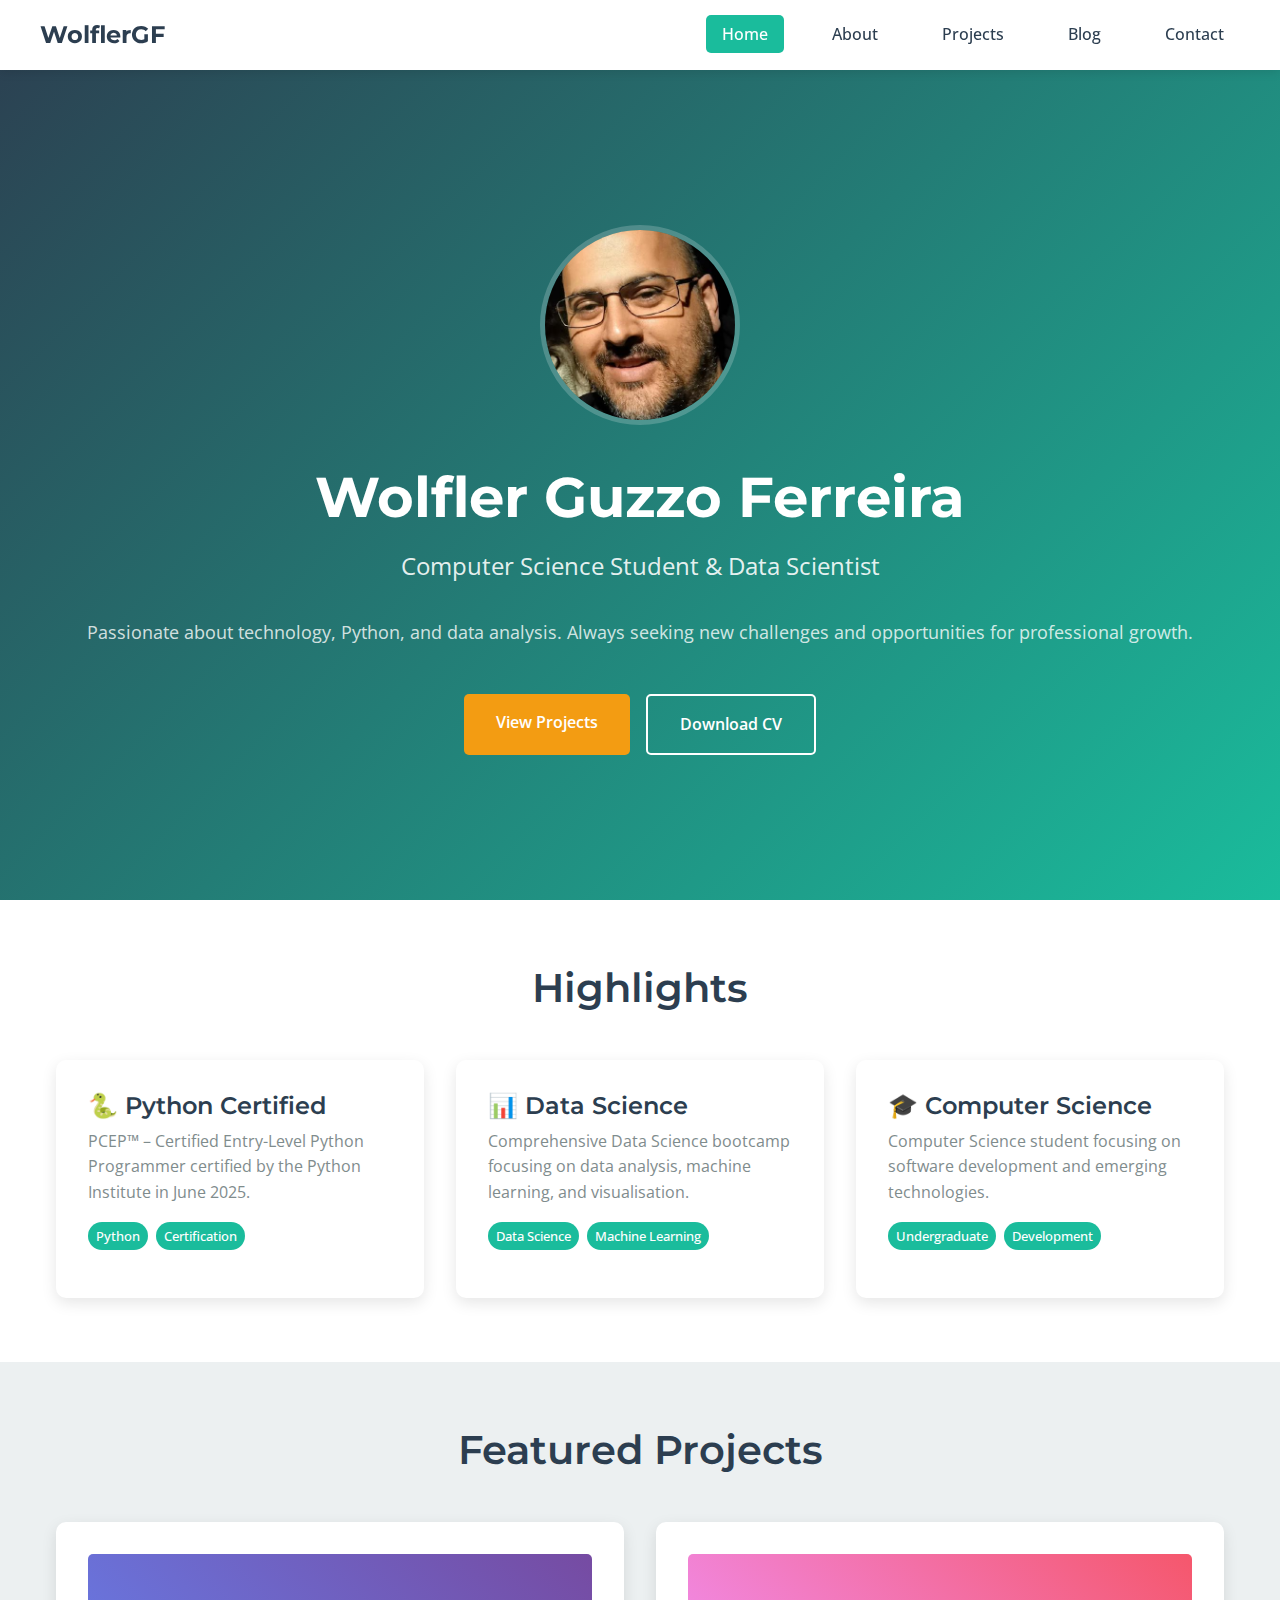
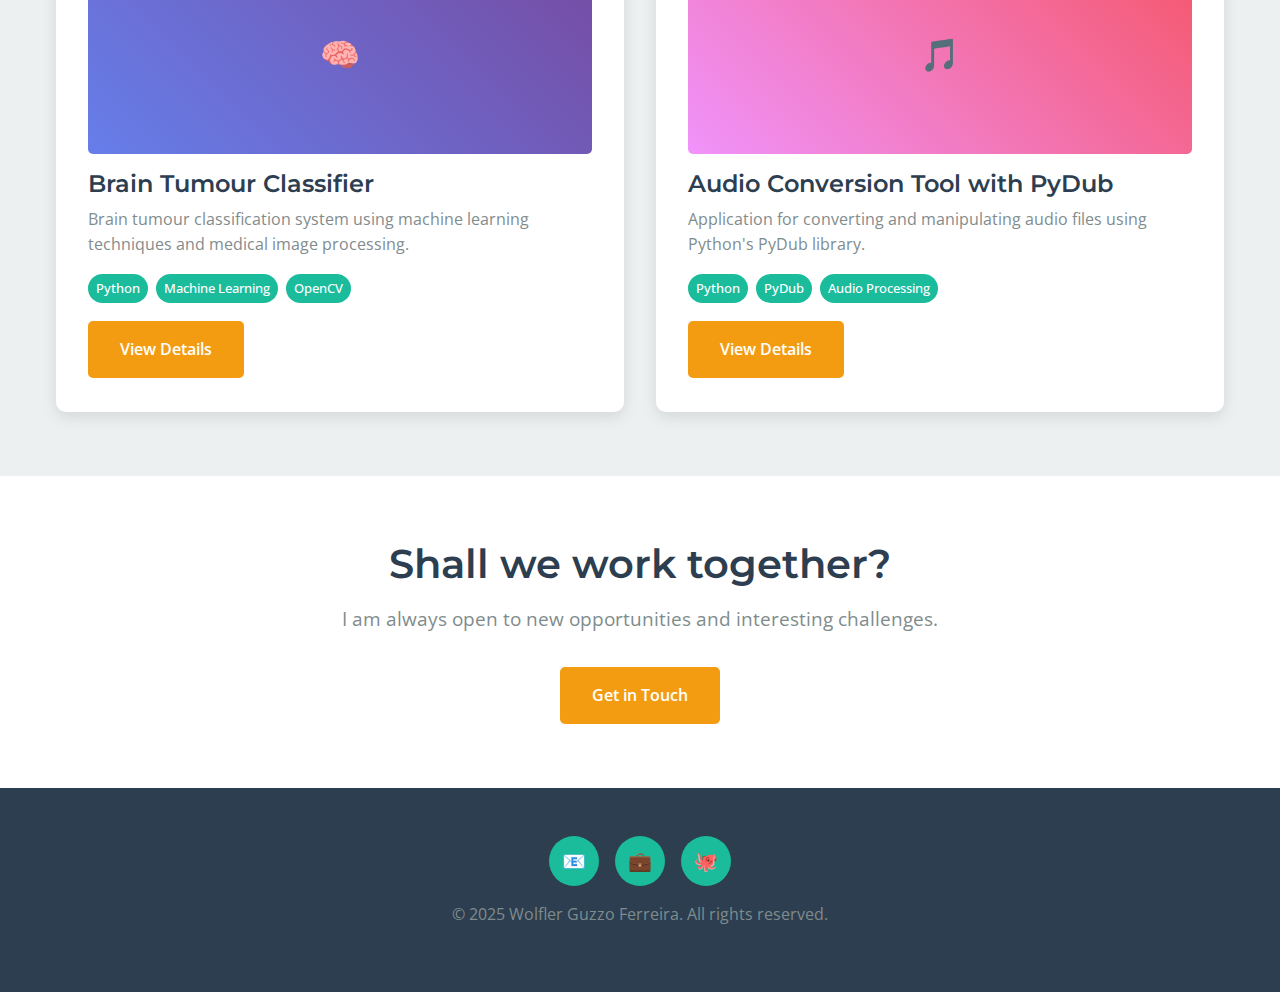
<file: index.html>
<!DOCTYPE html>
<html lang="en-GB">

<head>
    <meta charset="UTF-8">
    <meta name="viewport" content="width=device-width, initial-scale=1.0">
    <meta name="description"
        content="Wolfler Guzzo Ferreira - Computer Science Student, Data Scientist, and Python Developer">
    <meta name="keywords" content="Python, Data Science, Computer Science, Developer, Portfolio">
    <meta name="author" content="Wolfler Guzzo Ferreira">

    <!-- Open Graph / Facebook -->
    <meta property="og:type" content="website">
    <meta property="og:url" content="https://wolflergf.com/">
    <meta property="og:title" content="Wolfler Guzzo Ferreira - Portfolio">
    <meta property="og:description" content="Computer Science Student, Data Scientist, and Python Developer">
    <meta property="og:image" content="https://wolflergf.com/assets/images/profile.png">

    <!-- Twitter -->
    <meta property="twitter:card" content="summary_large_image">
    <meta property="twitter:url" content="https://wolflergf.com/">
    <meta property="twitter:title" content="Wolfler Guzzo Ferreira - Portfolio">
    <meta property="twitter:description" content="Computer Science Student, Data Scientist, and Python Developer">
    <meta property="twitter:image" content="https://wolflergf.com/assets/images/profile.png">

    <title>Wolfler Guzzo Ferreira - Portfolio</title>
    <link rel="stylesheet" href="assets/css/style.css">
    <link rel="icon" type="image/x-icon" href="assets/images/favicon.ico">
</head>

<body>
    <!-- Header -->
    <header class="header">
        <nav class="nav container">
            <div class="logo">WolflerGF</div>
            <ul class="nav-menu" id="nav-menu">
                <li><a href="#home" class="nav-link active">Home</a></li>
                <li><a href="about.html" class="nav-link">About</a></li>
                <li><a href="projects.html" class="nav-link">Projects</a></li>
                <li><a href="blog.html" class="nav-link">Blog</a></li>
                <li><a href="contact.html" class="nav-link">Contact</a></li>
            </ul>
            <button class="menu-toggle" id="menu-toggle">☰</button>
        </nav>
    </header>

    <!-- Hero Section -->
    <section id="home" class="hero">
        <div class="container">
            <div class="hero-content">
                <img src="assets/images/profile.png" alt="Wolfler Guzzo Ferreira" class="profile-image">
                <h1>Wolfler Guzzo Ferreira</h1>
                <p class="subtitle">Computer Science Student & Data Scientist</p>
                <p>Passionate about technology, Python, and data analysis. Always seeking new challenges and
                    opportunities for professional growth.</p>
                <div class="btn-group">
                    <a href="projects.html" class="btn btn-primary">View Projects</a>
                    <a href="downloads/WolflerGuzzoFerreira_CV.pdf" class="btn btn-secondary" target="_blank">Download
                        CV</a>
                </div>
            </div>
        </div>
    </section>

    <!-- Highlights Section -->
    <section class="section">
        <div class="container">
            <h2 style="text-align: center; margin-bottom: 3rem;">Highlights</h2>
            <div class="grid grid-3">
                <div class="card">
                    <h3 class="card-title">🐍 Python Certified</h3>
                    <p class="card-description">PCEP™ – Certified Entry-Level Python Programmer certified by the Python
                        Institute in June 2025.</p>
                    <div class="card-tags">
                        <span class="tag">Python</span>
                        <span class="tag">Certification</span>
                    </div>
                </div>

                <div class="card">
                    <h3 class="card-title">📊 Data Science</h3>
                    <p class="card-description">Comprehensive Data Science bootcamp focusing on data analysis, machine
                        learning, and visualisation.</p>
                    <div class="card-tags">
                        <span class="tag">Data Science</span>
                        <span class="tag">Machine Learning</span>
                    </div>
                </div>

                <div class="card">
                    <h3 class="card-title">🎓 Computer Science</h3>
                    <p class="card-description">Computer Science student focusing on software development and emerging
                        technologies.</p>
                    <div class="card-tags">
                        <span class="tag">Undergraduate</span>
                        <span class="tag">Development</span>
                    </div>
                </div>
            </div>
        </div>
    </section>

    <!-- Featured Projects -->
    <section class="section section-alt">
        <div class="container">
            <h2 style="text-align: center; margin-bottom: 3rem;">Featured Projects</h2>
            <div class="grid grid-2">
                <div class="card">
                    <div class="card-image"
                        style="background: linear-gradient(45deg, #667eea 0%, #764ba2 100%); display: flex; align-items: center; justify-content: center; color: white; font-size: 2rem;">
                        🧠</div>
                    <h3 class="card-title">Brain Tumour Classifier</h3>
                    <p class="card-description">Brain tumour classification system using machine learning techniques and
                        medical image processing.</p>
                    <div class="card-tags">
                        <span class="tag">Python</span>
                        <span class="tag">Machine Learning</span>
                        <span class="tag">OpenCV</span>
                    </div>
                    <div style="margin-top: 1rem;">
                        <a href="projects.html" class="btn btn-primary" style="margin-right: 0.5rem;">View Details</a>
                        <a href="#" class="btn btn-secondary">GitHub</a>
                    </div>
                </div>

                <div class="card">
                    <div class="card-image"
                        style="background: linear-gradient(45deg, #f093fb 0%, #f5576c 100%); display: flex; align-items: center; justify-content: center; color: white; font-size: 2rem;">
                        🎵</div>
                    <h3 class="card-title">Audio Conversion Tool with PyDub</h3>
                    <p class="card-description">Application for converting and manipulating audio files using Python's
                        PyDub library.</p>
                    <div class="card-tags">
                        <span class="tag">Python</span>
                        <span class="tag">PyDub</span>
                        <span class="tag">Audio Processing</span>
                    </div>
                    <div style="margin-top: 1rem;">
                        <a href="projects.html" class="btn btn-primary" style="margin-right: 0.5rem;">View Details</a>
                        <a href="#" class="btn btn-secondary">GitHub</a>
                    </div>
                </div>
            </div>
        </div>
    </section>

    <!-- Call to Action -->
    <section class="section">
        <div class="container" style="text-align: center;">
            <h2>Shall we work together?</h2>
            <p style="font-size: 1.2rem; margin-bottom: 2rem;">I am always open to new opportunities and interesting
                challenges.</p>
            <a href="contact.html" class="btn btn-primary">Get in Touch</a>
        </div>
    </section>

    <!-- Footer -->
    <footer class="footer">
        <div class="container">
            <div class="social-links">
                <a href="contact.html" class="social-link" title="Contact">📧</a>
                <a href="https://www.linkedin.com/in/wolflergf/" class="social-link" title="LinkedIn">💼</a>
                <a href="https://github.com/wolflergf/" class="social-link" title="GitHub">🐙</a>
                <!-- <a href="#" class="social-link" title="Twitter">🐦</a> -->
            </div>
            <p>&copy; 2025 Wolfler Guzzo Ferreira. All rights reserved.</p>
        </div>
    </footer>

    <script src="assets/js/script.js"></script>
</body>

</html>
</file>
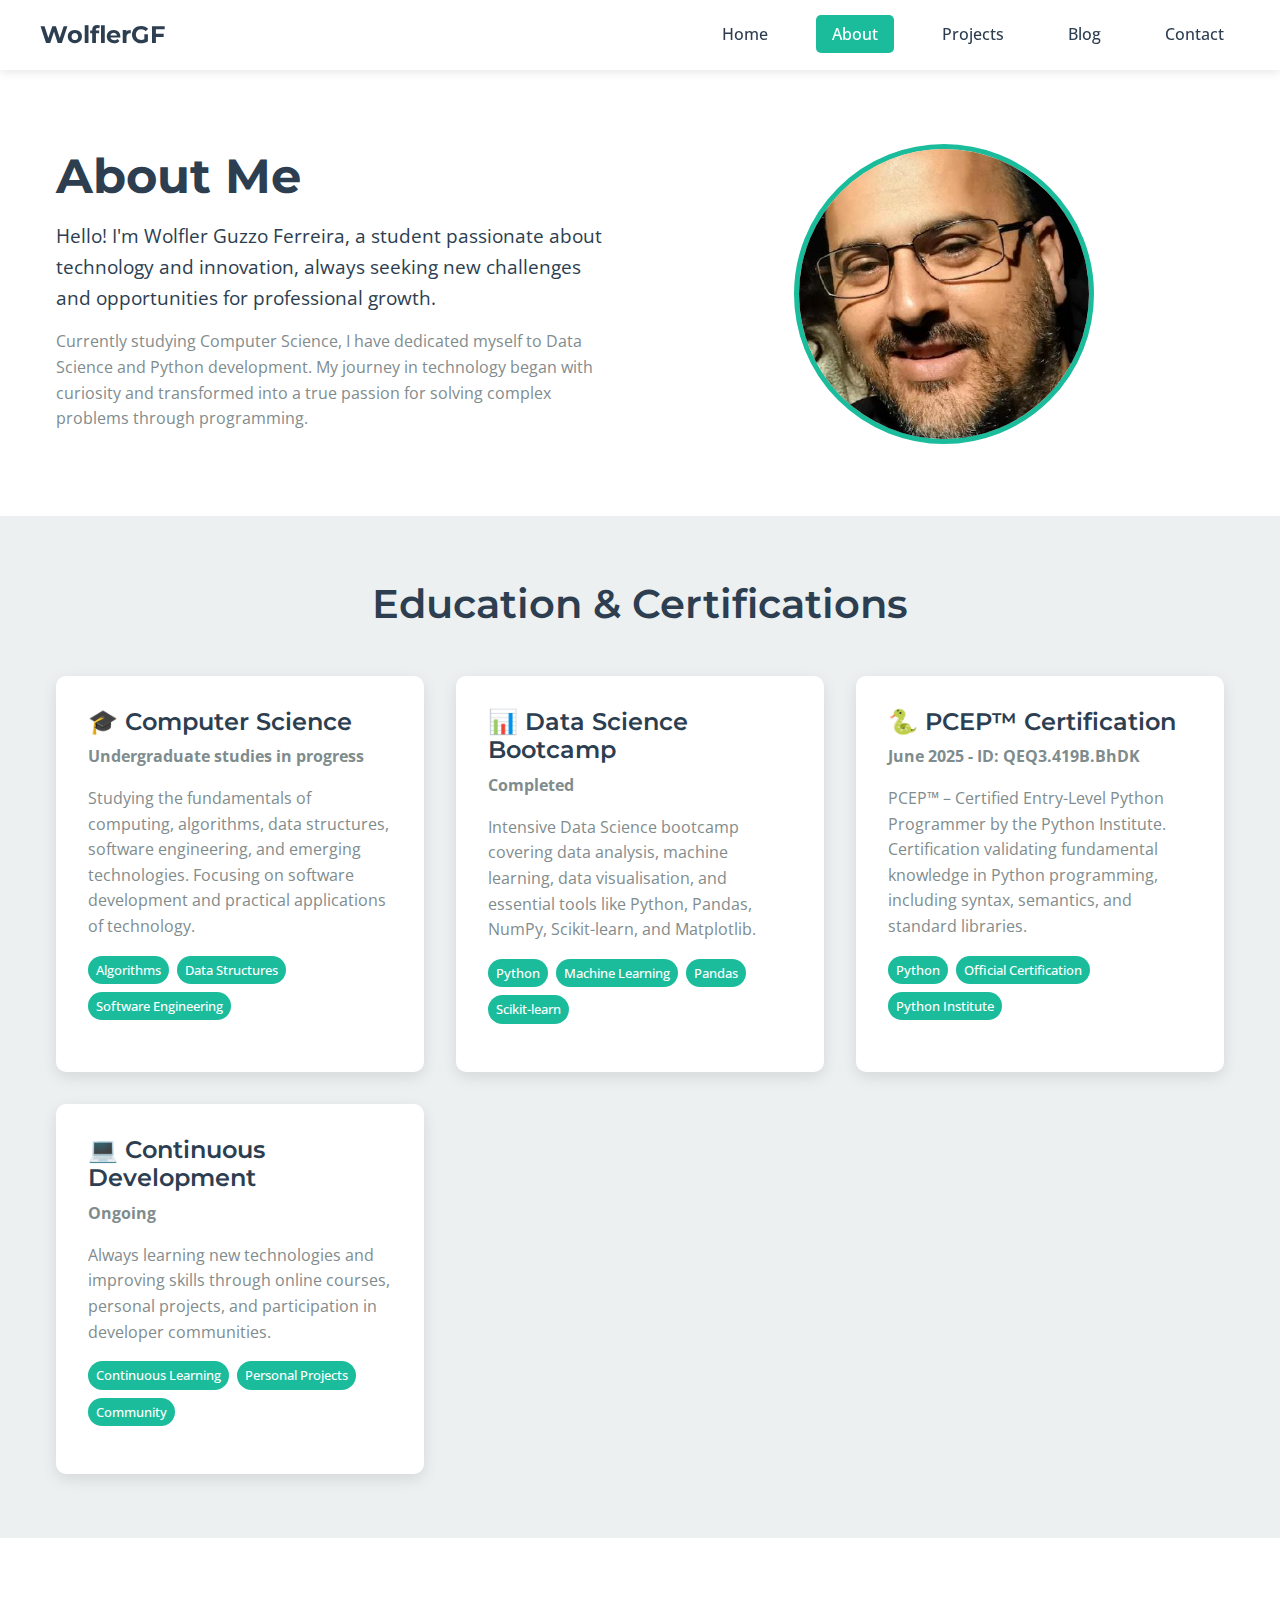
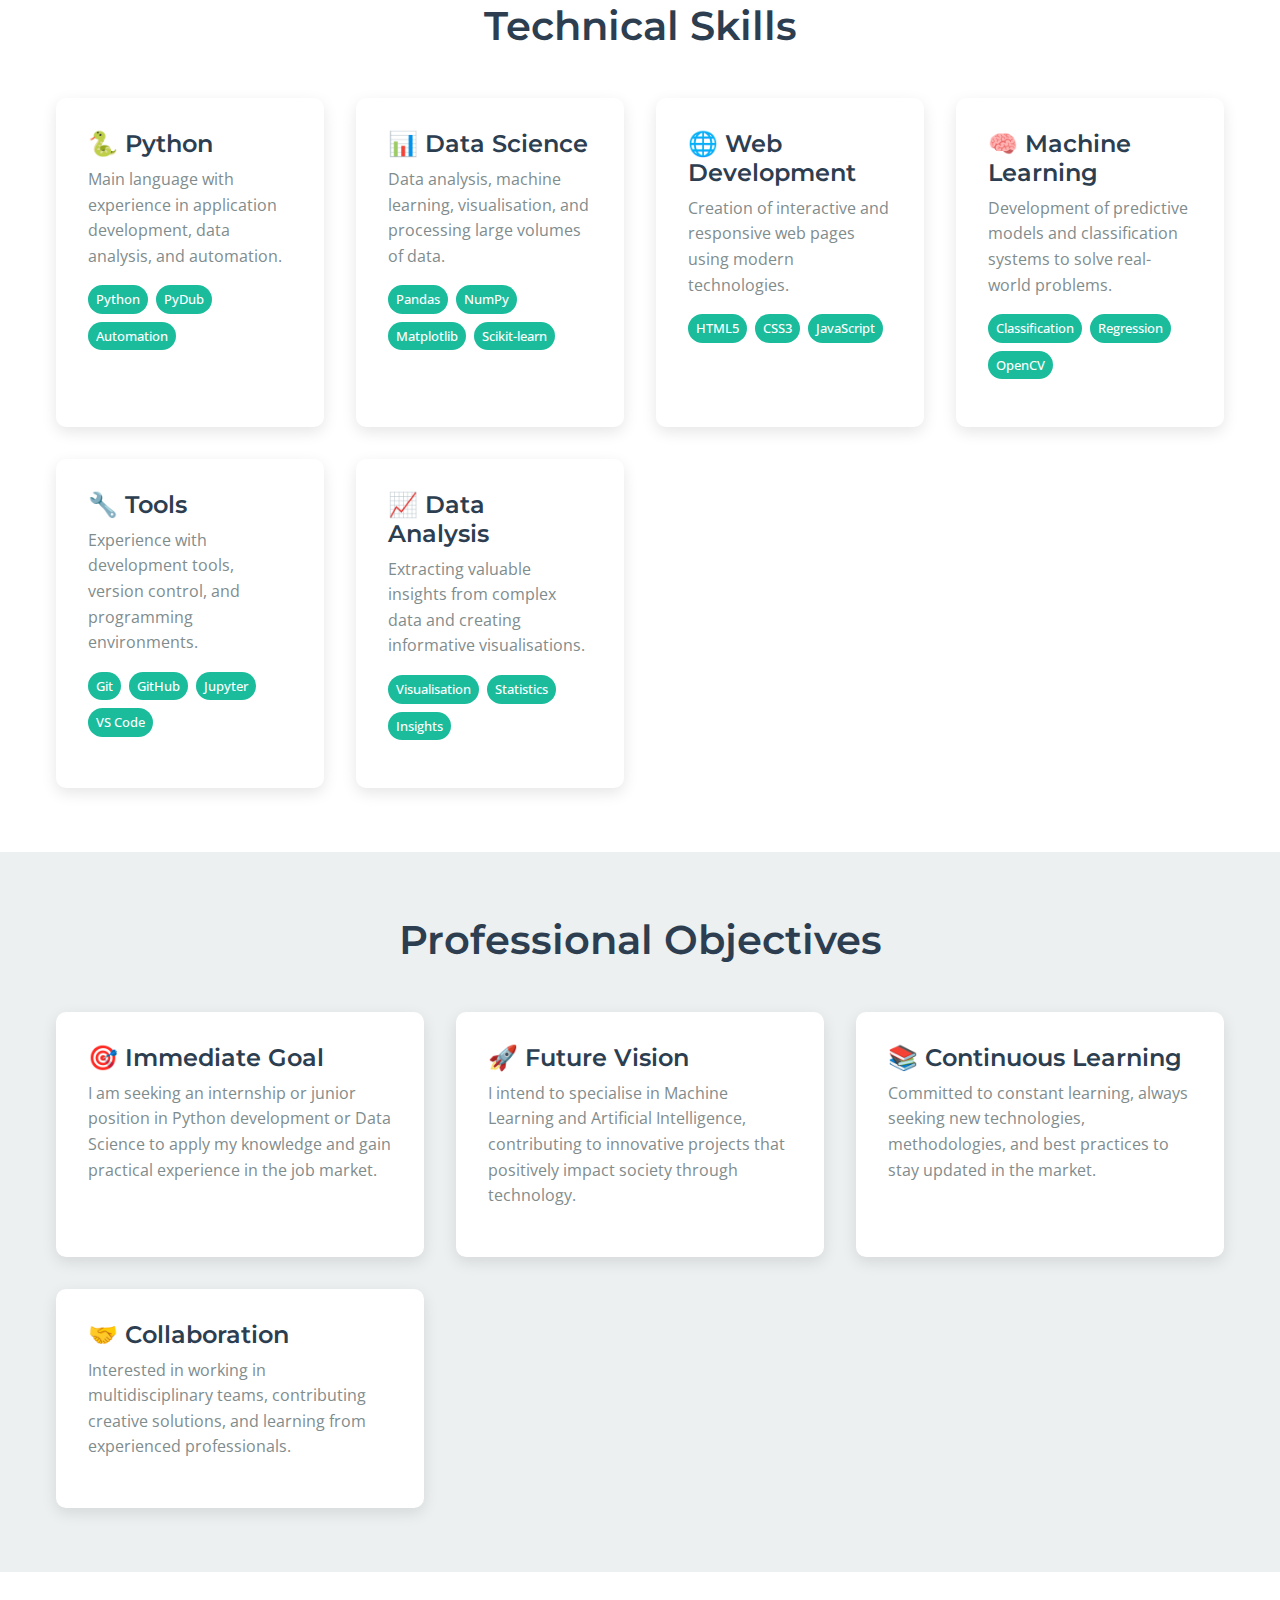
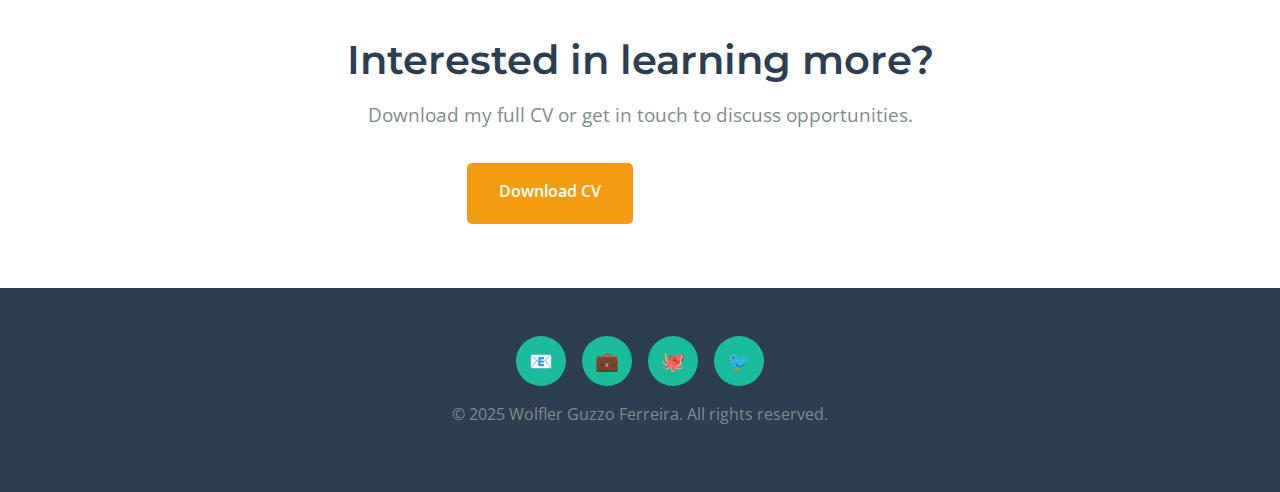
<file: about.html>
<!DOCTYPE html>
<html lang="en-GB">
<head>
    <meta charset="UTF-8">
    <meta name="viewport" content="width=device-width, initial-scale=1.0">
    <meta name="description" content="About Wolfler Guzzo Ferreira - History, certifications, and professional goals">
    <meta name="keywords" content="Python, Data Science, Computer Science, Developer, Portfolio">
    <meta name="author" content="Wolfler Guzzo Ferreira">
    
    <title>About - Wolfler Guzzo Ferreira</title>
    <link rel="stylesheet" href="assets/css/style.css">
    <link rel="icon" type="image/x-icon" href="assets/images/favicon.ico">
</head>
<body>
    <!-- Header -->
    <header class="header">
        <nav class="nav container">
            <div class="logo">WolflerGF</div>
            <ul class="nav-menu" id="nav-menu">
                <li><a href="index.html" class="nav-link">Home</a></li>
                <li><a href="about.html" class="nav-link active">About</a></li>
                <li><a href="projects.html" class="nav-link">Projects</a></li>
                <li><a href="blog.html" class="nav-link">Blog</a></li>
                <li><a href="contact.html" class="nav-link">Contact</a></li>
            </ul>
            <button class="menu-toggle" id="menu-toggle">☰</button>
        </nav>
    </header>

    <!-- About Hero -->
    <section class="section" style="padding-top: calc(4rem + 80px);">
        <div class="container">
            <div class="grid grid-2" style="align-items: center; gap: 3rem;">
                <div>
                    <h1>About Me</h1>
                    <p style="font-size: 1.2rem; color: var(--text-dark);">Hello! I'm Wolfler Guzzo Ferreira, a student passionate about technology and innovation, always seeking new challenges and opportunities for professional growth.</p>
                    <p>Currently studying Computer Science, I have dedicated myself to Data Science and Python development. My journey in technology began with curiosity and transformed into a true passion for solving complex problems through programming.</p>
                </div>
                <div style="text-align: center;">
                    <img src="assets/images/profile.png" alt="Wolfler Guzzo Ferreira" style="width: 300px; height: 300px; border-radius: 50%; border: 5px solid var(--secondary-color);">
                </div>
            </div>
        </div>
    </section>

    <!-- Education -->
    <section class="section section-alt">
        <div class="container">
            <h2 style="text-align: center; margin-bottom: 3rem;">Education & Certifications</h2>
            <div class="grid grid-2">
                <div class="card">
                    <h3 class="card-title">🎓 Computer Science</h3>
                    <p class="card-description"><strong>Undergraduate studies in progress</strong></p>
                    <p>Studying the fundamentals of computing, algorithms, data structures, software engineering, and emerging technologies. Focusing on software development and practical applications of technology.</p>
                    <div class="card-tags">
                        <span class="tag">Algorithms</span>
                        <span class="tag">Data Structures</span>
                        <span class="tag">Software Engineering</span>
                    </div>
                </div>

                <div class="card">
                    <h3 class="card-title">📊 Data Science Bootcamp</h3>
                    <p class="card-description"><strong>Completed</strong></p>
                    <p>Intensive Data Science bootcamp covering data analysis, machine learning, data visualisation, and essential tools like Python, Pandas, NumPy, Scikit-learn, and Matplotlib.</p>
                    <div class="card-tags">
                        <span class="tag">Python</span>
                        <span class="tag">Machine Learning</span>
                        <span class="tag">Pandas</span>
                        <span class="tag">Scikit-learn</span>
                    </div>
                </div>

                <div class="card">
                    <h3 class="card-title">🐍 PCEP™ Certification</h3>
                    <p class="card-description"><strong>June 2025 - ID: QEQ3.419B.BhDK</strong></p>
                    <p>PCEP™ – Certified Entry-Level Python Programmer by the Python Institute. Certification validating fundamental knowledge in Python programming, including syntax, semantics, and standard libraries.</p>
                    <div class="card-tags">
                        <span class="tag">Python</span>
                        <span class="tag">Official Certification</span>
                        <span class="tag">Python Institute</span>
                    </div>
                </div>

                <div class="card">
                    <h3 class="card-title">💻 Continuous Development</h3>
                    <p class="card-description"><strong>Ongoing</strong></p>
                    <p>Always learning new technologies and improving skills through online courses, personal projects, and participation in developer communities.</p>
                    <div class="card-tags">
                        <span class="tag">Continuous Learning</span>
                        <span class="tag">Personal Projects</span>
                        <span class="tag">Community</span>
                    </div>
                </div>
            </div>
        </div>
    </section>

    <!-- Skills -->
    <section class="section">
        <div class="container">
            <h2 style="text-align: center; margin-bottom: 3rem;">Technical Skills</h2>
            <div class="grid grid-3">
                <div class="card">
                    <h3 class="card-title">🐍 Python</h3>
                    <p class="card-description">Main language with experience in application development, data analysis, and automation.</p>
                    <div class="card-tags">
                        <span class="tag">Python</span>
                        <span class="tag">PyDub</span>
                        <span class="tag">Automation</span>
                    </div>
                </div>

                <div class="card">
                    <h3 class="card-title">📊 Data Science</h3>
                    <p class="card-description">Data analysis, machine learning, visualisation, and processing large volumes of data.</p>
                    <div class="card-tags">
                        <span class="tag">Pandas</span>
                        <span class="tag">NumPy</span>
                        <span class="tag">Matplotlib</span>
                        <span class="tag">Scikit-learn</span>
                    </div>
                </div>

                <div class="card">
                    <h3 class="card-title">🌐 Web Development</h3>
                    <p class="card-description">Creation of interactive and responsive web pages using modern technologies.</p>
                    <div class="card-tags">
                        <span class="tag">HTML5</span>
                        <span class="tag">CSS3</span>
                        <span class="tag">JavaScript</span>
                    </div>
                </div>

                <div class="card">
                    <h3 class="card-title">🧠 Machine Learning</h3>
                    <p class="card-description">Development of predictive models and classification systems to solve real-world problems.</p>
                    <div class="card-tags">
                        <span class="tag">Classification</span>
                        <span class="tag">Regression</span>
                        <span class="tag">OpenCV</span>
                    </div>
                </div>

                <div class="card">
                    <h3 class="card-title">🔧 Tools</h3>
                    <p class="card-description">Experience with development tools, version control, and programming environments.</p>
                    <div class="card-tags">
                        <span class="tag">Git</span>
                        <span class="tag">GitHub</span>
                        <span class="tag">Jupyter</span>
                        <span class="tag">VS Code</span>
                    </div>
                </div>

                <div class="card">
                    <h3 class="card-title">📈 Data Analysis</h3>
                    <p class="card-description">Extracting valuable insights from complex data and creating informative visualisations.</p>
                    <div class="card-tags">
                        <span class="tag">Visualisation</span>
                        <span class="tag">Statistics</span>
                        <span class="tag">Insights</span>
                    </div>
                </div>
            </div>
        </div>
    </section>

    <!-- Objectives -->
    <section class="section section-alt">
        <div class="container">
            <h2 style="text-align: center; margin-bottom: 3rem;">Professional Objectives</h2>
            <div class="grid grid-2">
                <div class="card">
                    <h3 class="card-title">🎯 Immediate Goal</h3>
                    <p class="card-description">I am seeking an internship or junior position in Python development or Data Science to apply my knowledge and gain practical experience in the job market.</p>
                </div>

                <div class="card">
                    <h3 class="card-title">🚀 Future Vision</h3>
                    <p class="card-description">I intend to specialise in Machine Learning and Artificial Intelligence, contributing to innovative projects that positively impact society through technology.</p>
                </div>

                <div class="card">
                    <h3 class="card-title">📚 Continuous Learning</h3>
                    <p class="card-description">Committed to constant learning, always seeking new technologies, methodologies, and best practices to stay updated in the market.</p>
                </div>

                <div class="card">
                    <h3 class="card-title">🤝 Collaboration</h3>
                    <p class="card-description">Interested in working in multidisciplinary teams, contributing creative solutions, and learning from experienced professionals.</p>
                </div>
            </div>
        </div>
    </section>

    <!-- Call to Action -->
    <section class="section">
        <div class="container" style="text-align: center;">
            <h2>Interested in learning more?</h2>
            <p style="font-size: 1.2rem; margin-bottom: 2rem;">Download my full CV or get in touch to discuss opportunities.</p>
            <div class="btn-group">
                <a href="downloads/WolflerGuzzoFerreira_CV.pdf" class="btn btn-primary" target="_blank">Download CV</a>
                <a href="contact.html" class="btn btn-secondary">Get in Touch</a>
            </div>
        </div>
    </section>

    <!-- Footer -->
    <footer class="footer">
        <div class="container">
            <div class="social-links">
                <a href="#" class="social-link" title="Email">📧</a>
                <a href="#" class="social-link" title="LinkedIn">💼</a>
                <a href="#" class="social-link" title="GitHub">🐙</a>
                <a href="#" class="social-link" title="Twitter">🐦</a>
            </div>
            <p>&copy; 2025 Wolfler Guzzo Ferreira. All rights reserved.</p>
        </div>
    </footer>

    <script src="assets/js/script.js"></script>
</body>
</html>
</file>
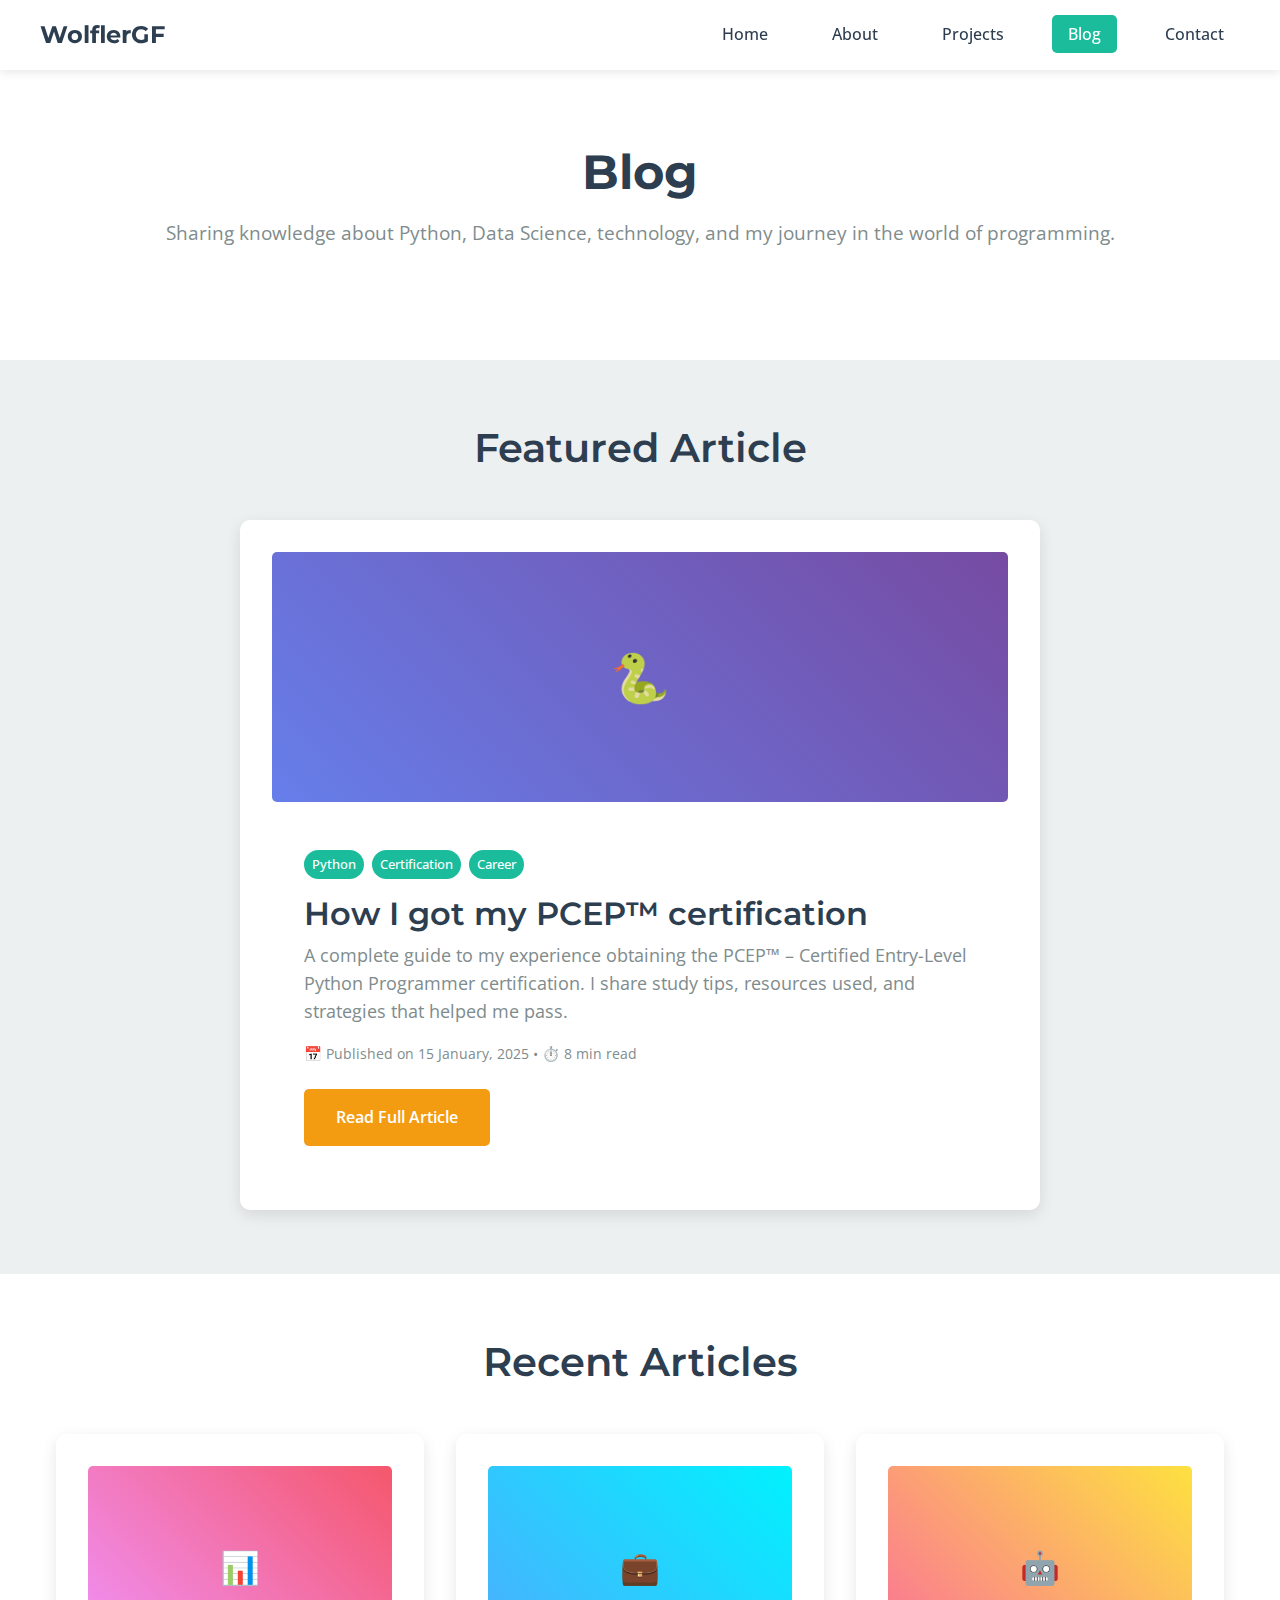
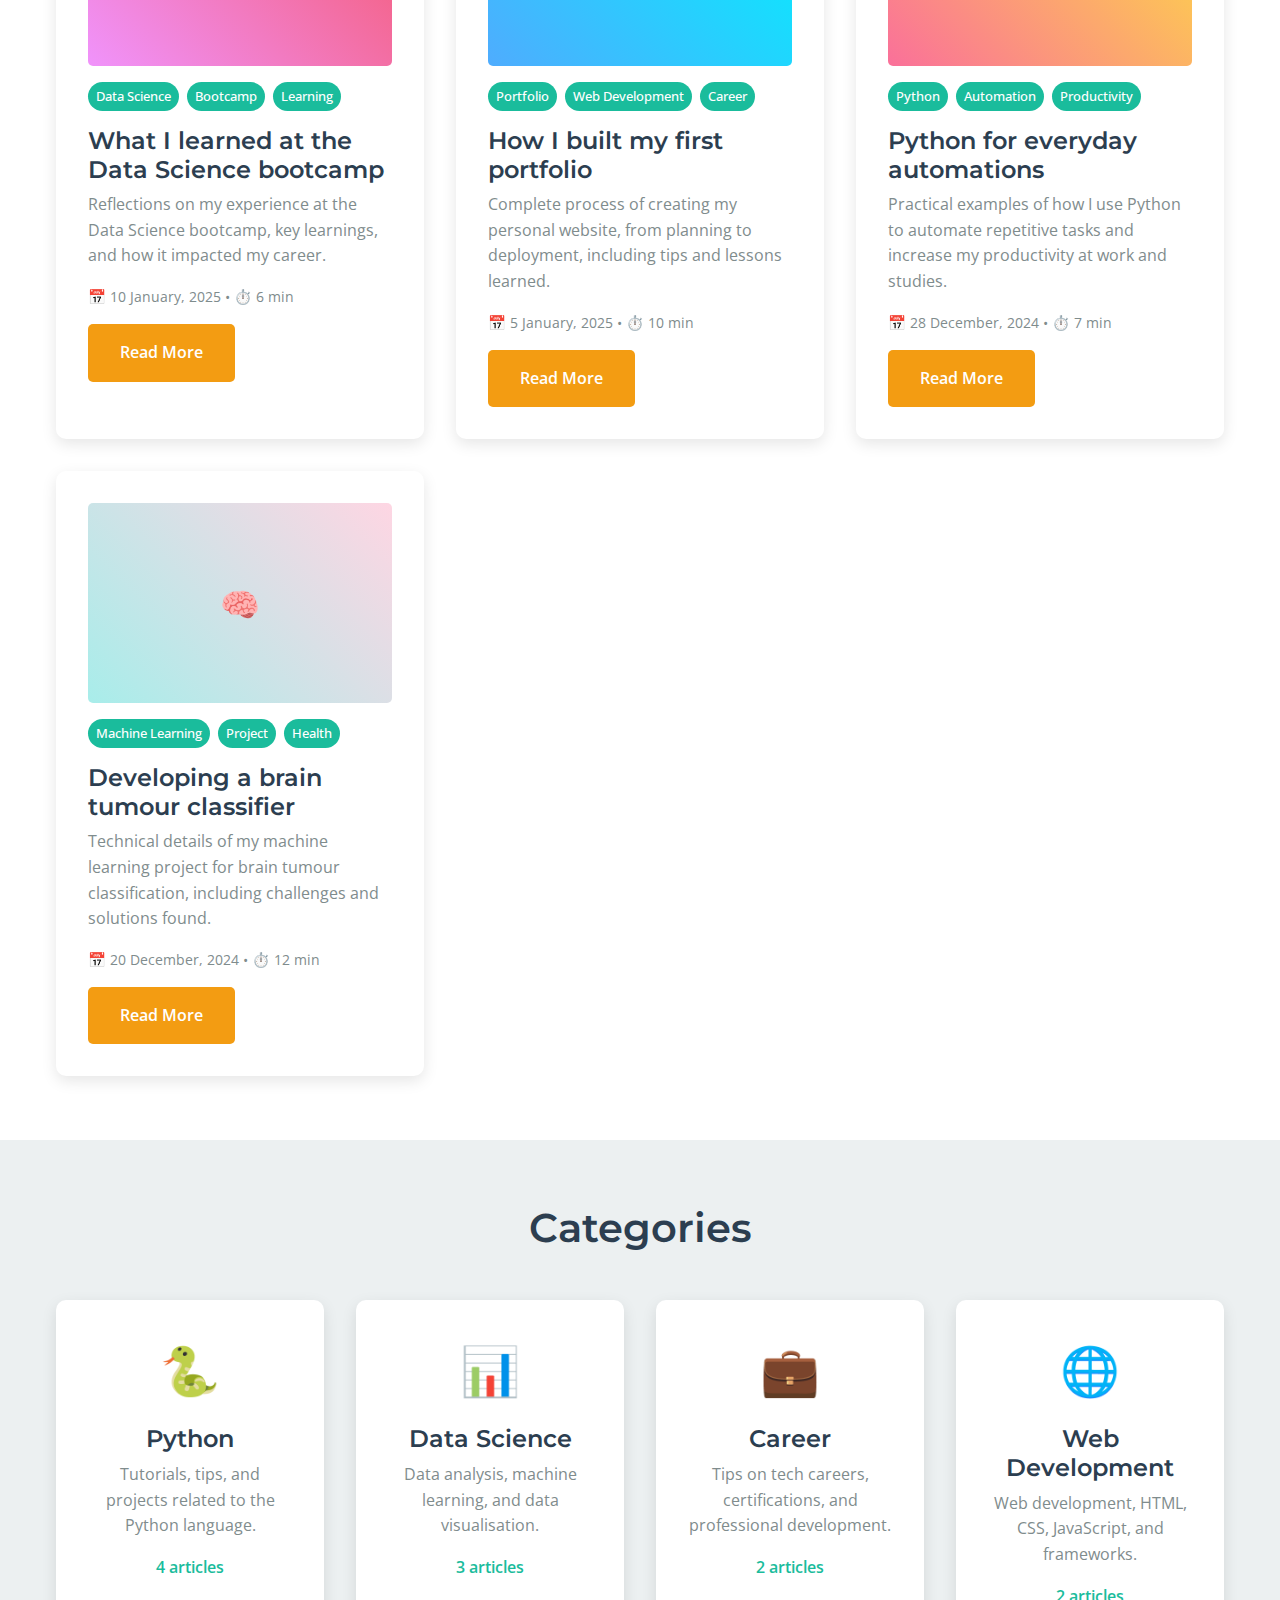
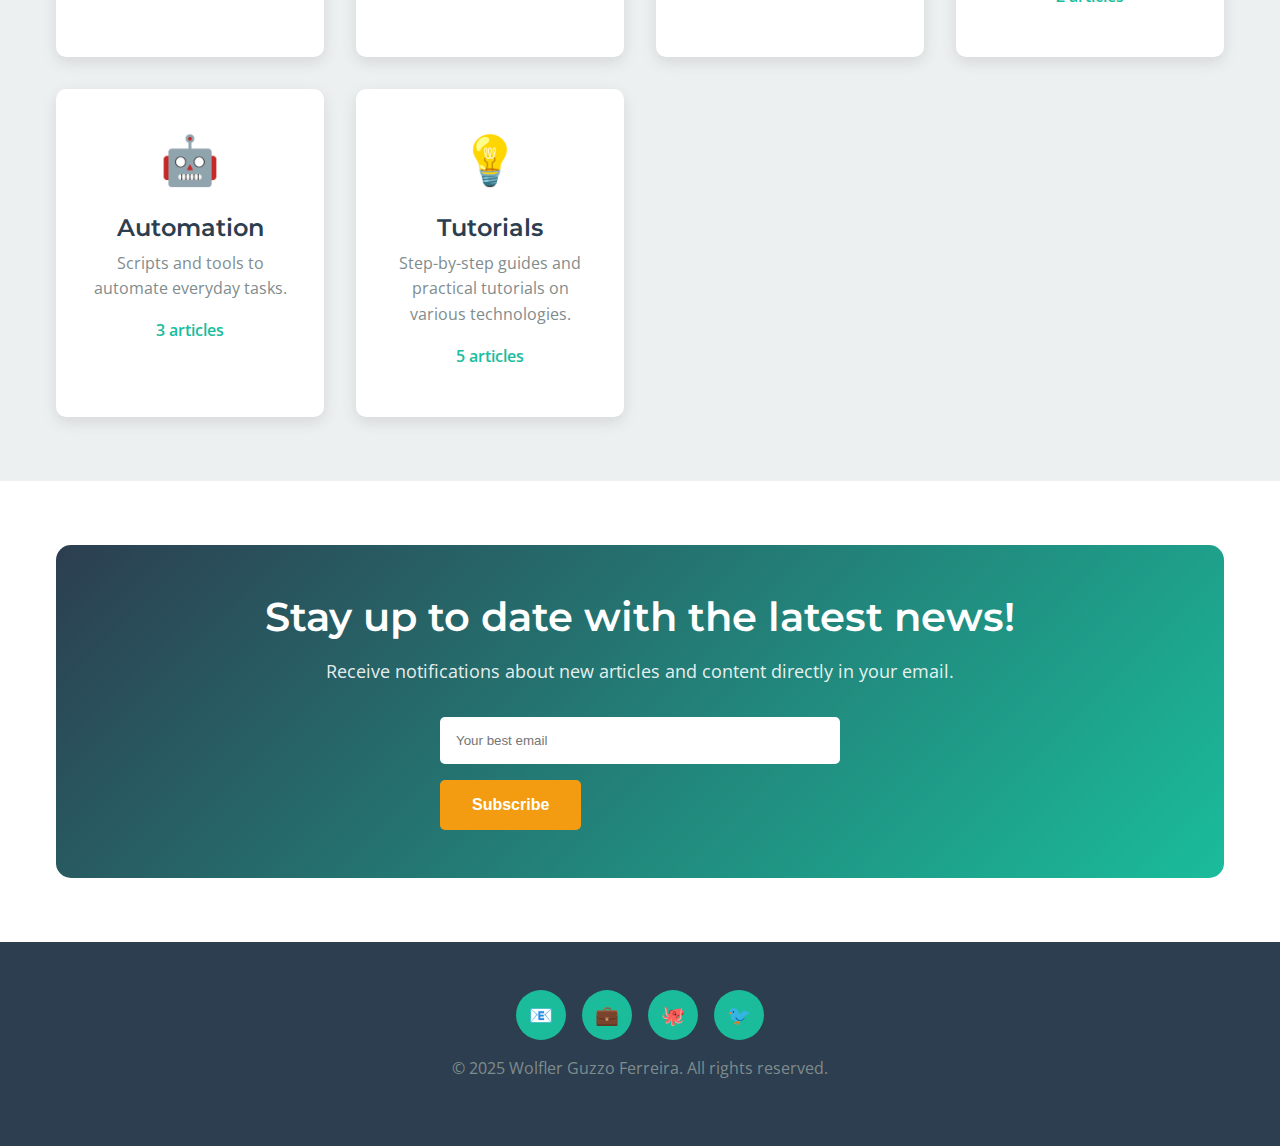
<file: blog.html>
<!DOCTYPE html>
<html lang="en-GB">
<head>
    <meta charset="UTF-8">
    <meta name="viewport" content="width=device-width, initial-scale=1.0">
    <meta name="description" content="Wolfler Guzzo Ferreira's Blog - Articles on Python, Data Science, and Technology">
    <meta name="keywords" content="Blog, Python, Data Science, Technology, Articles, Tutorials">
    <meta name="author" content="Wolfler Guzzo Ferreira">
    
    <title>Blog - Wolfler Guzzo Ferreira</title>
    <link rel="stylesheet" href="assets/css/style.css">
    <link rel="icon" type="image/x-icon" href="assets/images/favicon.ico">
</head>
<body>
    <!-- Header -->
    <header class="header">
        <nav class="nav container">
            <div class="logo">WolflerGF</div>
            <ul class="nav-menu" id="nav-menu">
                <li><a href="index.html" class="nav-link">Home</a></li>
                <li><a href="about.html" class="nav-link">About</a></li>
                <li><a href="projects.html" class="nav-link">Projects</a></li>
                <li><a href="blog.html" class="nav-link active">Blog</a></li>
                <li><a href="contact.html" class="nav-link">Contact</a></li>
            </ul>
            <button class="menu-toggle" id="menu-toggle">☰</button>
        </nav>
    </header>

    <!-- Blog Hero -->
    <section class="section" style="padding-top: calc(4rem + 80px);">
        <div class="container">
            <div style="text-align: center; margin-bottom: 3rem;">
                <h1>Blog</h1>
                <p style="font-size: 1.2rem; color: var(--text-light);">Sharing knowledge about Python, Data Science, technology, and my journey in the world of programming.</p>
            </div>
        </div>
    </section>

    <!-- Featured Article -->
    <section class="section section-alt">
        <div class="container">
            <h2 style="text-align: center; margin-bottom: 3rem;">Featured Article</h2>
            <div class="card" style="max-width: 800px; margin: 0 auto;">
                <div class="card-image" style="background: linear-gradient(45deg, #667eea 0%, #764ba2 100%); display: flex; align-items: center; justify-content: center; color: white; font-size: 3rem; height: 250px;">🐍</div>
                <div style="padding: 2rem;">
                    <div class="card-tags" style="margin-bottom: 1rem;">
                        <span class="tag">Python</span>
                        <span class="tag">Certification</span>
                        <span class="tag">Career</span>
                    </div>
                    <h3 class="card-title" style="font-size: 2rem;">How I got my PCEP™ certification</h3>
                    <p class="card-description" style="font-size: 1.1rem;">A complete guide to my experience obtaining the PCEP™ – Certified Entry-Level Python Programmer certification. I share study tips, resources used, and strategies that helped me pass.</p>
                    <p style="color: var(--text-light); font-size: 0.9rem; margin-bottom: 1.5rem;">📅 Published on 15 January, 2025 • ⏱️ 8 min read</p>
                    <a href="blog-posts/como-tirei-certificacao-pcep.html" class="btn btn-primary">Read Full Article</a>
                </div>
            </div>
        </div>
    </section>

    <!-- Recent Articles -->
    <section class="section">
        <div class="container">
            <h2 style="text-align: center; margin-bottom: 3rem;">Recent Articles</h2>
            <div class="grid grid-2">
                <div class="card">
                    <div class="card-image" style="background: linear-gradient(45deg, #f093fb 0%, #f5576c 100%); display: flex; align-items: center; justify-content: center; color: white; font-size: 2rem;">📊</div>
                    <div class="card-tags">
                        <span class="tag">Data Science</span>
                        <span class="tag">Bootcamp</span>
                        <span class="tag">Learning</span>
                    </div>
                    <h3 class="card-title">What I learned at the Data Science bootcamp</h3>
                    <p class="card-description">Reflections on my experience at the Data Science bootcamp, key learnings, and how it impacted my career.</p>
                    <p style="color: var(--text-light); font-size: 0.9rem; margin-bottom: 1rem;">📅 10 January, 2025 • ⏱️ 6 min</p>
                    <a href="blog-posts/bootcamp-data-science.html" class="btn btn-primary">Read More</a>
                </div>

                <div class="card">
                    <div class="card-image" style="background: linear-gradient(45deg, #4facfe 0%, #00f2fe 100%); display: flex; align-items: center; justify-content: center; color: white; font-size: 2rem;">💼</div>
                    <div class="card-tags">
                        <span class="tag">Portfolio</span>
                        <span class="tag">Web Development</span>
                        <span class="tag">Career</span>
                    </div>
                    <h3 class="card-title">How I built my first portfolio</h3>
                    <p class="card-description">Complete process of creating my personal website, from planning to deployment, including tips and lessons learned.</p>
                    <p style="color: var(--text-light); font-size: 0.9rem; margin-bottom: 1rem;">📅 5 January, 2025 • ⏱️ 10 min</p>
                    <a href="blog-posts/primeiro-portfolio.html" class="btn btn-primary">Read More</a>
                </div>

                <div class="card">
                    <div class="card-image" style="background: linear-gradient(45deg, #fa709a 0%, #fee140 100%); display: flex; align-items: center; justify-content: center; color: white; font-size: 2rem;">🤖</div>
                    <div class="card-tags">
                        <span class="tag">Python</span>
                        <span class="tag">Automation</span>
                        <span class="tag">Productivity</span>
                    </div>
                    <h3 class="card-title">Python for everyday automations</h3>
                    <p class="card-description">Practical examples of how I use Python to automate repetitive tasks and increase my productivity at work and studies.</p>
                    <p style="color: var(--text-light); font-size: 0.9rem; margin-bottom: 1rem;">📅 28 December, 2024 • ⏱️ 7 min</p>
                    <a href="blog-posts/python-automacao.html" class="btn btn-primary">Read More</a>
                </div>

                <div class="card">
                    <div class="card-image" style="background: linear-gradient(45deg, #a8edea 0%, #fed6e3 100%); display: flex; align-items: center; justify-content: center; color: #333; font-size: 2rem;">🧠</div>
                    <div class="card-tags">
                        <span class="tag">Machine Learning</span>
                        <span class="tag">Project</span>
                        <span class="tag">Health</span>
                    </div>
                    <h3 class="card-title">Developing a brain tumour classifier</h3>
                    <p class="card-description">Technical details of my machine learning project for brain tumour classification, including challenges and solutions found.</p>
                    <p style="color: var(--text-light); font-size: 0.9rem; margin-bottom: 1rem;">📅 20 December, 2024 • ⏱️ 12 min</p>
                    <a href="blog-posts/classificador-tumores.html" class="btn btn-primary">Read More</a>
                </div>
            </div>
        </div>
    </section>

    <!-- Categories -->
    <section class="section section-alt">
        <div class="container">
            <h2 style="text-align: center; margin-bottom: 3rem;">Categories</h2>
            <div class="grid grid-3">
                <div class="card" style="text-align: center;">
                    <div style="font-size: 3rem; margin-bottom: 1rem;">🐍</div>
                    <h3 class="card-title">Python</h3>
                    <p class="card-description">Tutorials, tips, and projects related to the Python language.</p>
                    <p style="color: var(--secondary-color); font-weight: 600;">4 articles</p>
                </div>

                <div class="card" style="text-align: center;">
                    <div style="font-size: 3rem; margin-bottom: 1rem;">📊</div>
                    <h3 class="card-title">Data Science</h3>
                    <p class="card-description">Data analysis, machine learning, and data visualisation.</p>
                    <p style="color: var(--secondary-color); font-weight: 600;">3 articles</p>
                </div>

                <div class="card" style="text-align: center;">
                    <div style="font-size: 3rem; margin-bottom: 1rem;">💼</div>
                    <h3 class="card-title">Career</h3>
                    <p class="card-description">Tips on tech careers, certifications, and professional development.</p>
                    <p style="color: var(--secondary-color); font-weight: 600;">2 articles</p>
                </div>

                <div class="card" style="text-align: center;">
                    <div style="font-size: 3rem; margin-bottom: 1rem;">🌐</div>
                    <h3 class="card-title">Web Development</h3>
                    <p class="card-description">Web development, HTML, CSS, JavaScript, and frameworks.</p>
                    <p style="color: var(--secondary-color); font-weight: 600;">2 articles</p>
                </div>

                <div class="card" style="text-align: center;">
                    <div style="font-size: 3rem; margin-bottom: 1rem;">🤖</div>
                    <h3 class="card-title">Automation</h3>
                    <p class="card-description">Scripts and tools to automate everyday tasks.</p>
                    <p style="color: var(--secondary-color); font-weight: 600;">3 articles</p>
                </div>

                <div class="card" style="text-align: center;">
                    <div style="font-size: 3rem; margin-bottom: 1rem;">💡</div>
                    <h3 class="card-title">Tutorials</h3>
                    <p class="card-description">Step-by-step guides and practical tutorials on various technologies.</p>
                    <p style="color: var(--secondary-color); font-weight: 600;">5 articles</p>
                </div>
            </div>
        </div>
    </section>

    <!-- Newsletter -->
    <section class="section">
        <div class="container">
            <div style="background: linear-gradient(135deg, var(--primary-color) 0%, var(--secondary-color) 100%); color: white; padding: 3rem; border-radius: 15px; text-align: center;">
                <h2 style="color: white; margin-bottom: 1rem;">Stay up to date with the latest news!</h2>
                <p style="font-size: 1.1rem; margin-bottom: 2rem; color: rgba(255, 255, 255, 0.9);">Receive notifications about new articles and content directly in your email.</p>
                <form style="display: flex; gap: 1rem; max-width: 400px; margin: 0 auto; flex-wrap: wrap;">
                    <input type="email" placeholder="Your best email" style="flex: 1; padding: 1rem; border: none; border-radius: 5px; min-width: 250px;">
                    <button type="submit" class="btn" style="background-color: var(--accent-color); color: white; border: none;">Subscribe</button>
                </form>
            </div>
        </div>
    </section>

    <!-- Footer -->
    <footer class="footer">
        <div class="container">
            <div class="social-links">
                <a href="#" class="social-link" title="Email">📧</a>
                <a href="#" class="social-link" title="LinkedIn">💼</a>
                <a href="#" class="social-link" title="GitHub">🐙</a>
                <a href="#" class="social-link" title="Twitter">🐦</a>
            </div>
            <p>&copy; 2025 Wolfler Guzzo Ferreira. All rights reserved.</p>
        </div>
    </footer>

    <script src="assets/js/script.js"></script>
</body>
</html>
</file>
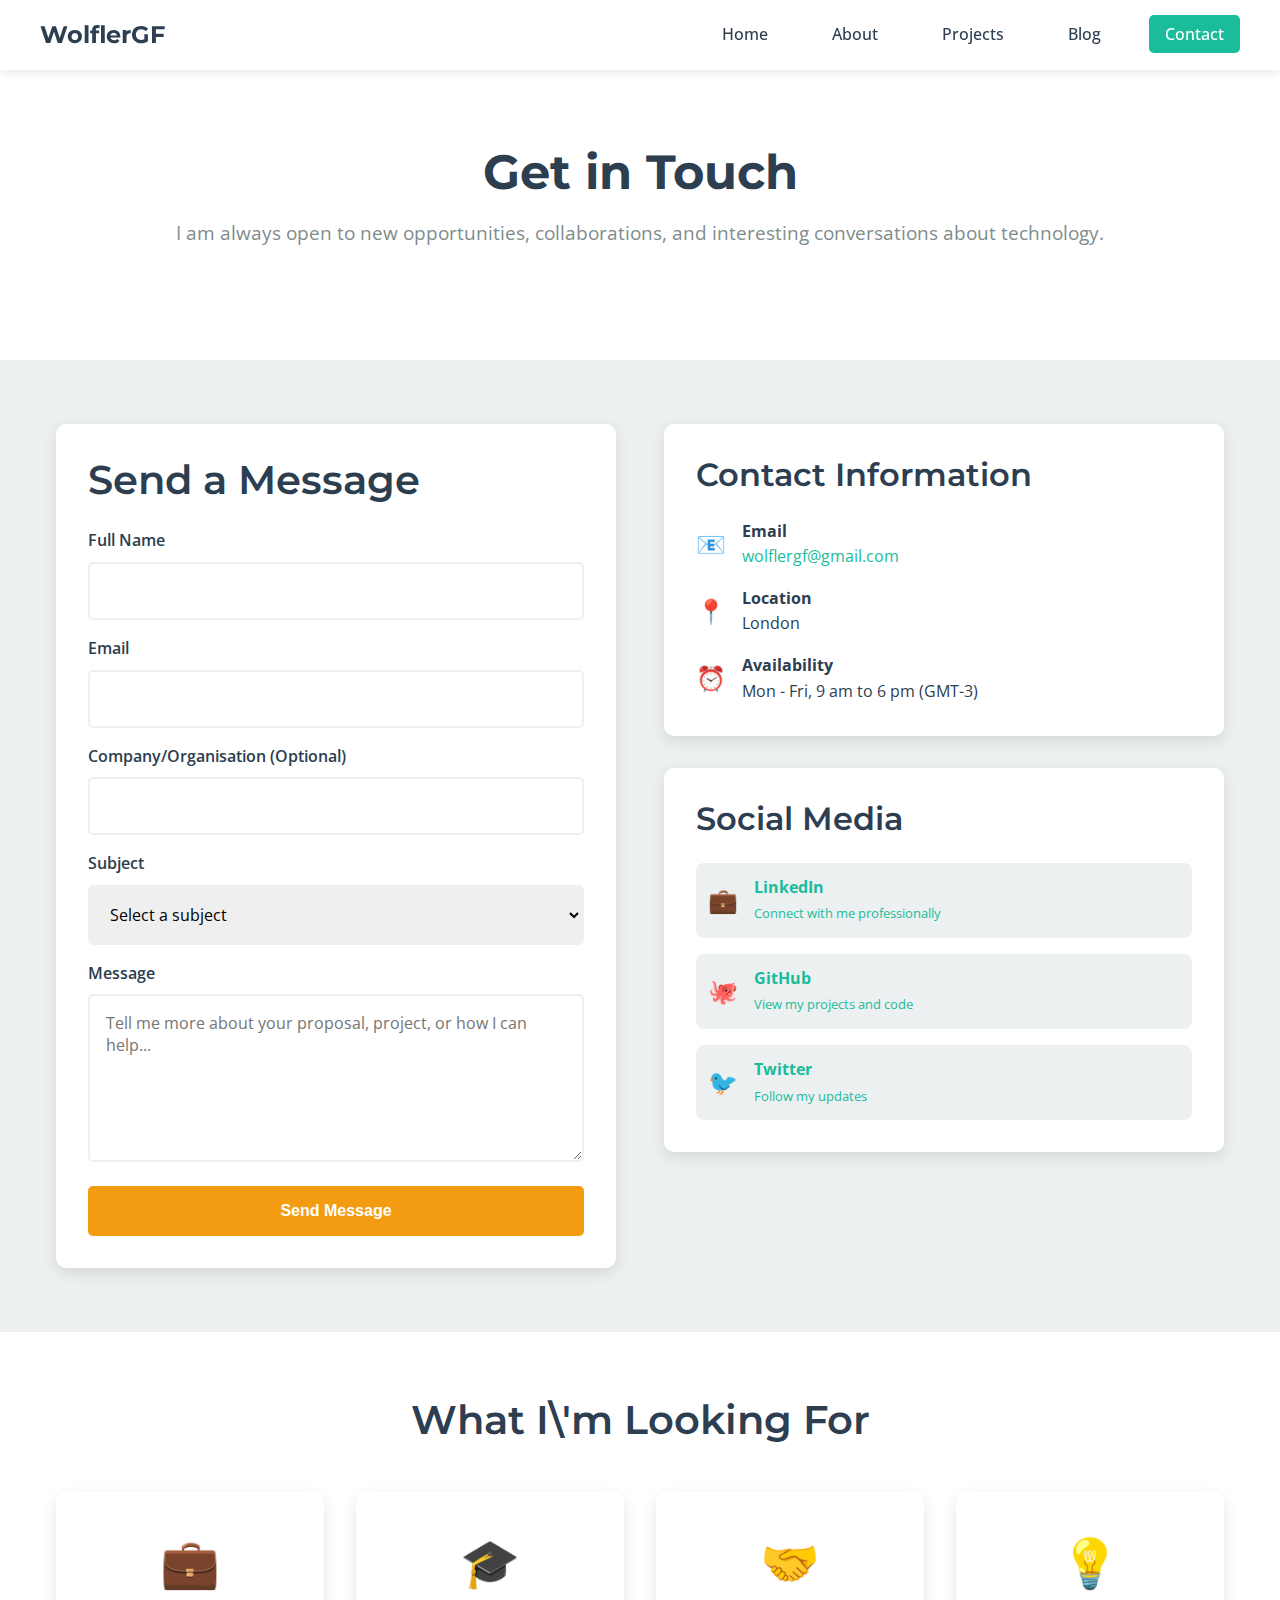
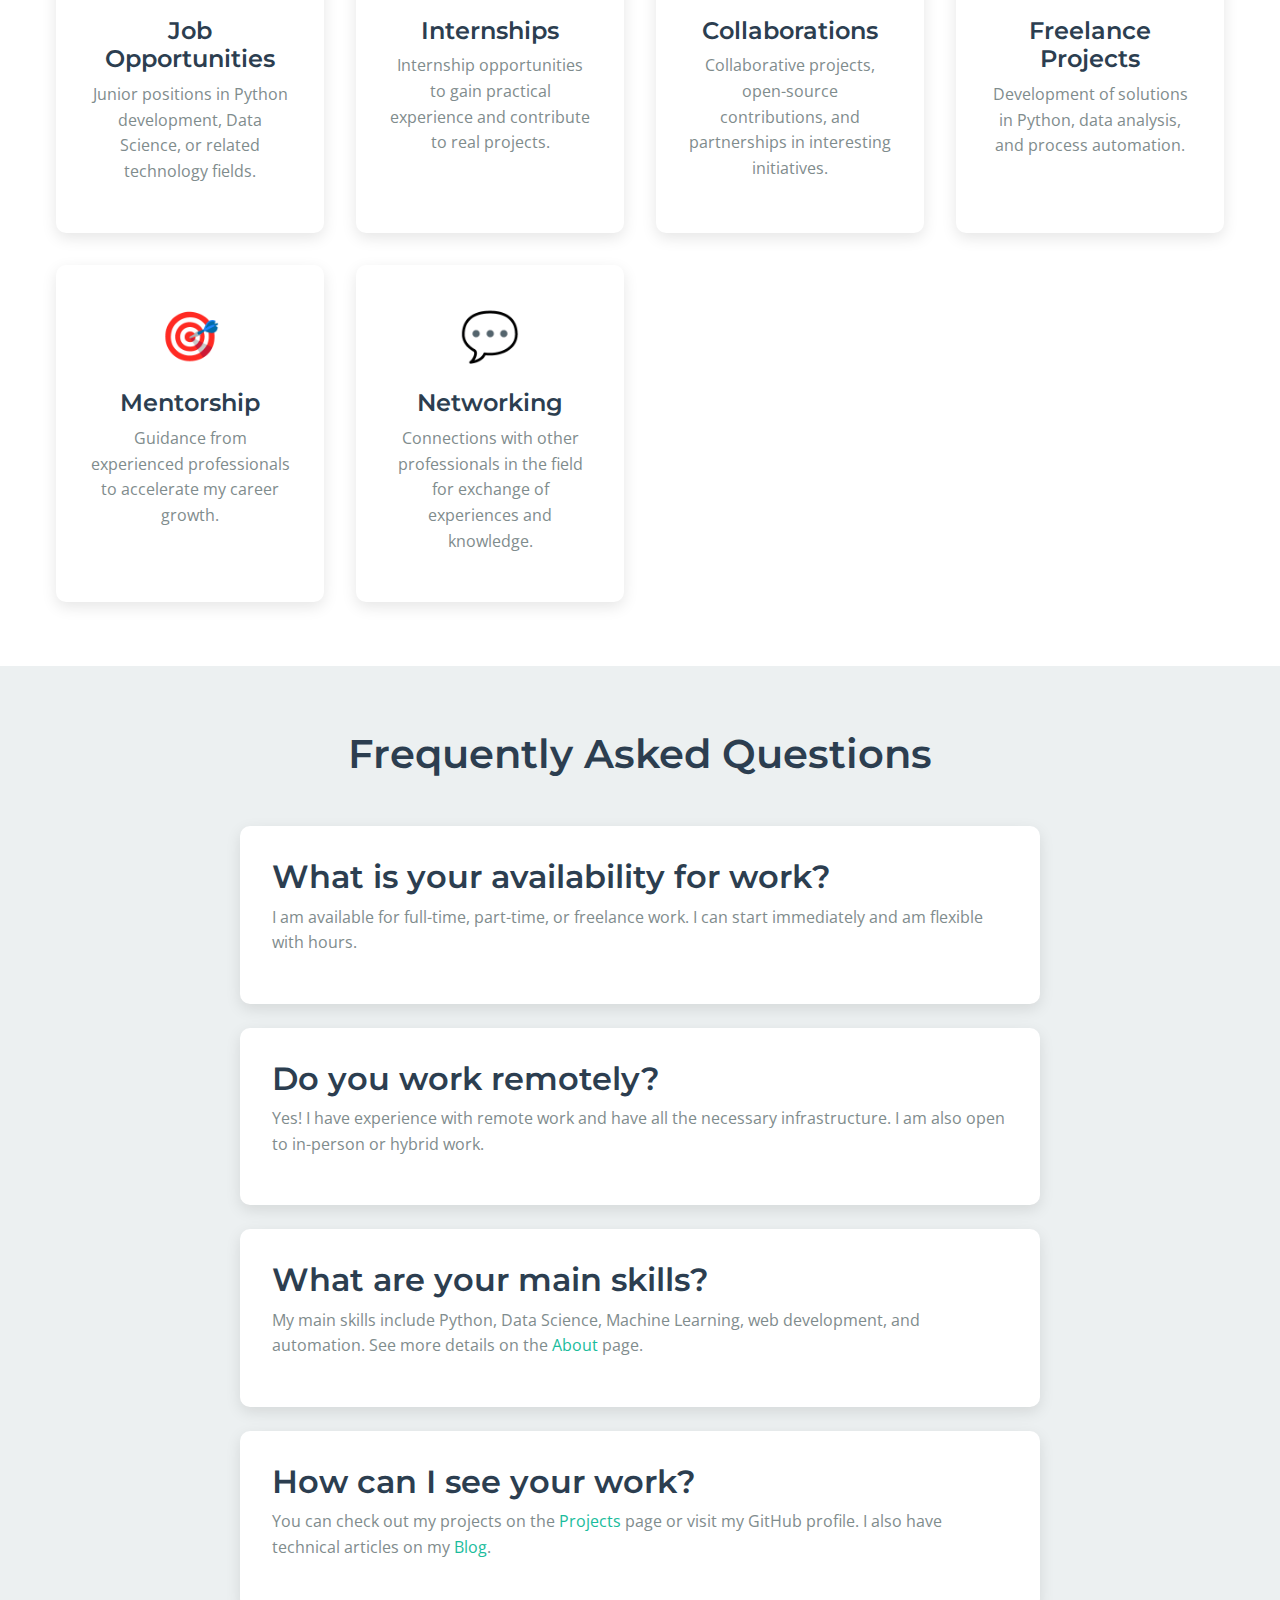
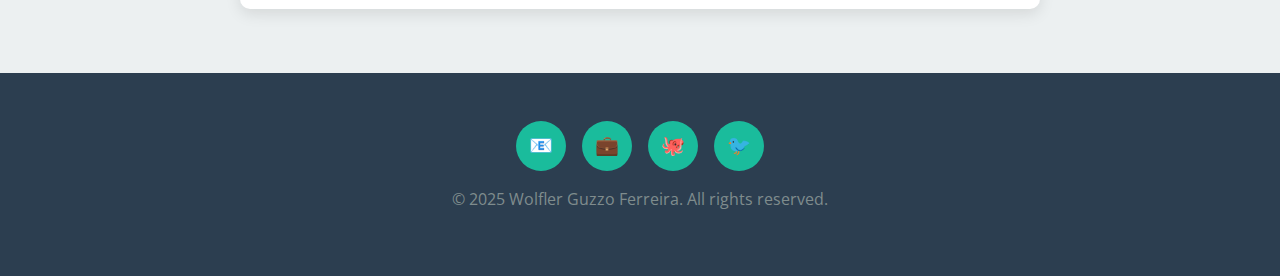
<file: contact.html>
<!DOCTYPE html>
<html lang="en-GB">

<head>
    <meta charset="UTF-8">
    <meta name="viewport" content="width=device-width, initial-scale=1.0">
    <meta name="description" content="Contact Wolfler Guzzo Ferreira - Job opportunities and collaboration">
    <meta name="keywords" content="Contact, Email, LinkedIn, GitHub, Opportunities">
    <meta name="author" content="Wolfler Guzzo Ferreira">

    <title>Contact - Wolfler Guzzo Ferreira</title>
    <link rel="stylesheet" href="assets/css/style.css">
    <link rel="icon" type="image/x-icon" href="assets/images/favicon.ico">
</head>

<body>
    <!-- Header -->
    <header class="header">
        <nav class="nav container">
            <div class="logo">WolflerGF</div>
            <ul class="nav-menu" id="nav-menu">
                <li><a href="index.html" class="nav-link">Home</a></li>
                <li><a href="about.html" class="nav-link">About</a></li>
                <li><a href="projects.html" class="nav-link">Projects</a></li>
                <li><a href="blog.html" class="nav-link">Blog</a></li>
                <li><a href="contact.html" class="nav-link active">Contact</a></li>
            </ul>
            <button class="menu-toggle" id="menu-toggle">☰</button>
        </nav>
    </header>

    <!-- Contact Hero -->
    <section class="section" style="padding-top: calc(4rem + 80px);">
        <div class="container">
            <div style="text-align: center; margin-bottom: 3rem;">
                <h1>Get in Touch</h1>
                <p style="font-size: 1.2rem; color: var(--text-light);">I am always open to new opportunities,
                    collaborations, and interesting conversations about technology.</p>
            </div>
        </div>
    </section>

    <!-- Contact Form and Info -->
    <section class="section section-alt">
        <div class="container">
            <div class="grid grid-2" style="gap: 3rem; align-items: start;">
                <!-- Contact Form -->
                <div class="card">
                    <h2 style="margin-bottom: 1.5rem;">Send a Message</h2>
                    <form action="https://formspree.io/f/xpzgkqvw" method="POST" id="contact-form">
                        <div class="form-group">
                            <label for="name" class="form-label">Full Name</label>
                            <input type="text" id="name" name="name" class="form-input" required>
                        </div>

                        <div class="form-group">
                            <label for="email" class="form-label">Email</label>
                            <input type="email" id="email" name="email" class="form-input" required>
                        </div>

                        <div class="form-group">
                            <label for="company" class="form-label">Company/Organisation (Optional)</label>
                            <input type="text" id="company" name="company" class="form-input">
                        </div>

                        <div class="form-group">
                            <label for="subject" class="form-label">Subject</label>
                            <select id="subject" name="subject" class="form-input" required>
                                <option value="">Select a subject</option>
                                <option value="job-opportunity">Job Opportunity</option>
                                <option value="internship">Internship</option>
                                <option value="freelance">Freelance Project</option>
                                <option value="collaboration">Collaboration</option>
                                <option value="mentorship">Mentorship</option>
                                <option value="other">Other</option>
                            </select>
                        </div>

                        <div class="form-group">
                            <label for="message" class="form-label">Message</label>
                            <textarea id="message" name="message" class="form-textarea" rows="6"
                                placeholder="Tell me more about your proposal, project, or how I can help..."
                                required></textarea>
                        </div>

                        <button type="submit" class="btn btn-primary" style="width: 100%;">Send Message</button>
                    </form>
                </div>

                <!-- Contact Info -->
                <div>
                    <div class="card" style="margin-bottom: 2rem;">
                        <h3 style="margin-bottom: 1.5rem;">Contact Information</h3>
                        <div style="display: flex; align-items: center; margin-bottom: 1rem;">
                            <span style="font-size: 1.5rem; margin-right: 1rem;">📧</span>
                            <div>
                                <strong>Email</strong><br>
                                <a href="mailto:wolfler@wolflergf.com">wolflergf@gmail.com</a>
                            </div>
                        </div>

                        <div style="display: flex; align-items: center; margin-bottom: 1rem;">
                            <span style="font-size: 1.5rem; margin-right: 1rem;">📍</span>
                            <div>
                                <strong>Location</strong><br>
                                London
                            </div>
                        </div>

                        <div style="display: flex; align-items: center;">
                            <span style="font-size: 1.5rem; margin-right: 1rem;">⏰</span>
                            <div>
                                <strong>Availability</strong><br>
                                Mon - Fri, 9 am to 6 pm (GMT-3)
                            </div>
                        </div>
                    </div>

                    <div class="card">
                        <h3 style="margin-bottom: 1.5rem;">Social Media</h3>
                        <div style="display: flex; flex-direction: column; gap: 1rem;">
                            <a href="https://www.linkedin.com/in/wolflergf/"
                                style="display: flex; align-items: center; padding: 0.75rem; background-color: var(--neutral-light); border-radius: 8px; transition: var(--transition);"
                                onmouseover="this.style.backgroundColor=\'var(--secondary-color)\'; this.style.color=\'white\';"
                                onmouseout="this.style.backgroundColor=\'var(--neutral-light)\'; this.style.color=\'var(--text-dark)\';">
                                <span style="font-size: 1.5rem; margin-right: 1rem;">💼</span>
                                <div>
                                    <strong>LinkedIn</strong><br>
                                    <small>Connect with me professionally</small>
                                </div>
                            </a>

                            <a href="https://github.com/wolflergf/"
                                style="display: flex; align-items: center; padding: 0.75rem; background-color: var(--neutral-light); border-radius: 8px; transition: var(--transition);"
                                onmouseover="this.style.backgroundColor=\'var(--secondary-color)\'; this.style.color=\'white\';"
                                onmouseout="this.style.backgroundColor=\'var(--neutral-light)\'; this.style.color=\'var(--text-dark)\';">
                                <span style="font-size: 1.5rem; margin-right: 1rem;">🐙</span>
                                <div>
                                    <strong>GitHub</strong><br>
                                    <small>View my projects and code</small>
                                </div>
                            </a>

                            <a href="#"
                                style="display: flex; align-items: center; padding: 0.75rem; background-color: var(--neutral-light); border-radius: 8px; transition: var(--transition);"
                                onmouseover="this.style.backgroundColor=\'var(--secondary-color)\'; this.style.color=\'white\';"
                                onmouseout="this.style.backgroundColor=\'var(--neutral-light)\'; this.style.color=\'var(--text-dark)\';">
                                <span style="font-size: 1.5rem; margin-right: 1rem;">🐦</span>
                                <div>
                                    <strong>Twitter</strong><br>
                                    <small>Follow my updates</small>
                                </div>
                            </a>
                        </div>
                    </div>
                </div>
            </div>
        </div>
    </section>

    <!-- What I\'m Looking For -->
    <section class="section">
        <div class="container">
            <h2 style="text-align: center; margin-bottom: 3rem;">What I\'m Looking For</h2>
            <div class="grid grid-3">
                <div class="card" style="text-align: center;">
                    <div style="font-size: 3rem; margin-bottom: 1rem;">💼</div>
                    <h3 class="card-title">Job Opportunities</h3>
                    <p class="card-description">Junior positions in Python development, Data Science, or related
                        technology fields.</p>
                </div>

                <div class="card" style="text-align: center;">
                    <div style="font-size: 3rem; margin-bottom: 1rem;">🎓</div>
                    <h3 class="card-title">Internships</h3>
                    <p class="card-description">Internship opportunities to gain practical experience and contribute to
                        real projects.</p>
                </div>

                <div class="card" style="text-align: center;">
                    <div style="font-size: 3rem; margin-bottom: 1rem;">🤝</div>
                    <h3 class="card-title">Collaborations</h3>
                    <p class="card-description">Collaborative projects, open-source contributions, and partnerships in
                        interesting initiatives.</p>
                </div>

                <div class="card" style="text-align: center;">
                    <div style="font-size: 3rem; margin-bottom: 1rem;">💡</div>
                    <h3 class="card-title">Freelance Projects</h3>
                    <p class="card-description">Development of solutions in Python, data analysis, and process
                        automation.</p>
                </div>

                <div class="card" style="text-align: center;">
                    <div style="font-size: 3rem; margin-bottom: 1rem;">🎯</div>
                    <h3 class="card-title">Mentorship</h3>
                    <p class="card-description">Guidance from experienced professionals to accelerate my career growth.
                    </p>
                </div>

                <div class="card" style="text-align: center;">
                    <div style="font-size: 3rem; margin-bottom: 1rem;">💬</div>
                    <h3 class="card-title">Networking</h3>
                    <p class="card-description">Connections with other professionals in the field for exchange of
                        experiences and knowledge.</p>
                </div>
            </div>
        </div>
    </section>

    <!-- FAQ -->
    <section class="section section-alt">
        <div class="container">
            <h2 style="text-align: center; margin-bottom: 3rem;">Frequently Asked Questions</h2>
            <div style="max-width: 800px; margin: 0 auto;">
                <div class="card" style="margin-bottom: 1.5rem;">
                    <h3 style="color: var(--primary-color); margin-bottom: 0.5rem;">What is your availability for work?
                    </h3>
                    <p>I am available for full-time, part-time, or freelance work. I can start immediately and am
                        flexible with hours.</p>
                </div>

                <div class="card" style="margin-bottom: 1.5rem;">
                    <h3 style="color: var(--primary-color); margin-bottom: 0.5rem;">Do you work remotely?</h3>
                    <p>Yes! I have experience with remote work and have all the necessary infrastructure. I am also open
                        to in-person or hybrid work.</p>
                </div>

                <div class="card" style="margin-bottom: 1.5rem;">
                    <h3 style="color: var(--primary-color); margin-bottom: 0.5rem;">What are your main skills?</h3>
                    <p>My main skills include Python, Data Science, Machine Learning, web development, and automation.
                        See more details on the <a href="about.html">About</a> page.</p>
                </div>

                <div class="card">
                    <h3 style="color: var(--primary-color); margin-bottom: 0.5rem;">How can I see your work?</h3>
                    <p>You can check out my projects on the <a href="projects.html">Projects</a> page or visit my GitHub
                        profile. I also have technical articles on my <a href="blog.html">Blog</a>.</p>
                </div>
            </div>
        </div>
    </section>

    <!-- Footer -->
    <footer class="footer">
        <div class="container">
            <div class="social-links">
                <a href="#" class="social-link" title="Email">📧</a>
                <a href="#" class="social-link" title="LinkedIn">💼</a>
                <a href="#" class="social-link" title="GitHub">🐙</a>
                <a href="#" class="social-link" title="Twitter">🐦</a>
            </div>
            <p>&copy; 2025 Wolfler Guzzo Ferreira. All rights reserved.</p>
        </div>
    </footer>

    <script src="assets/js/script.js"></script>
</body>

</html>
</file>
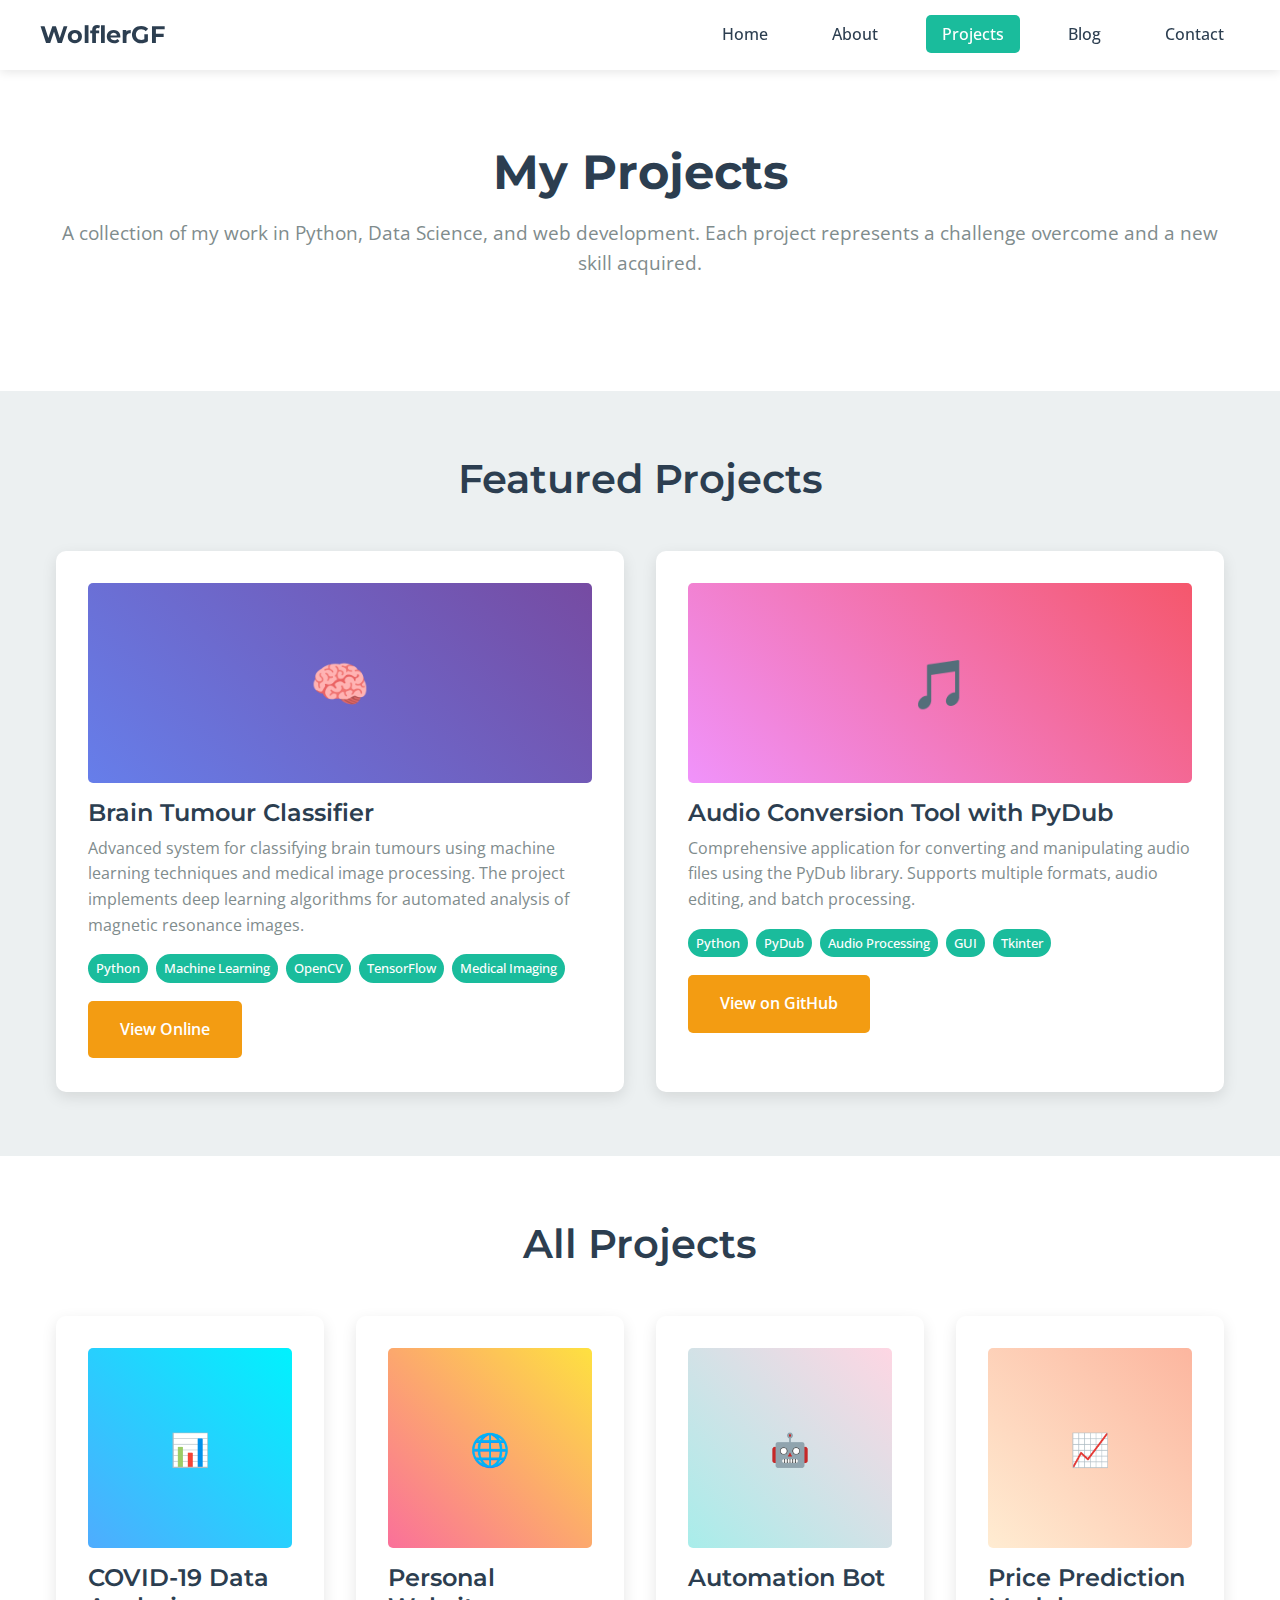
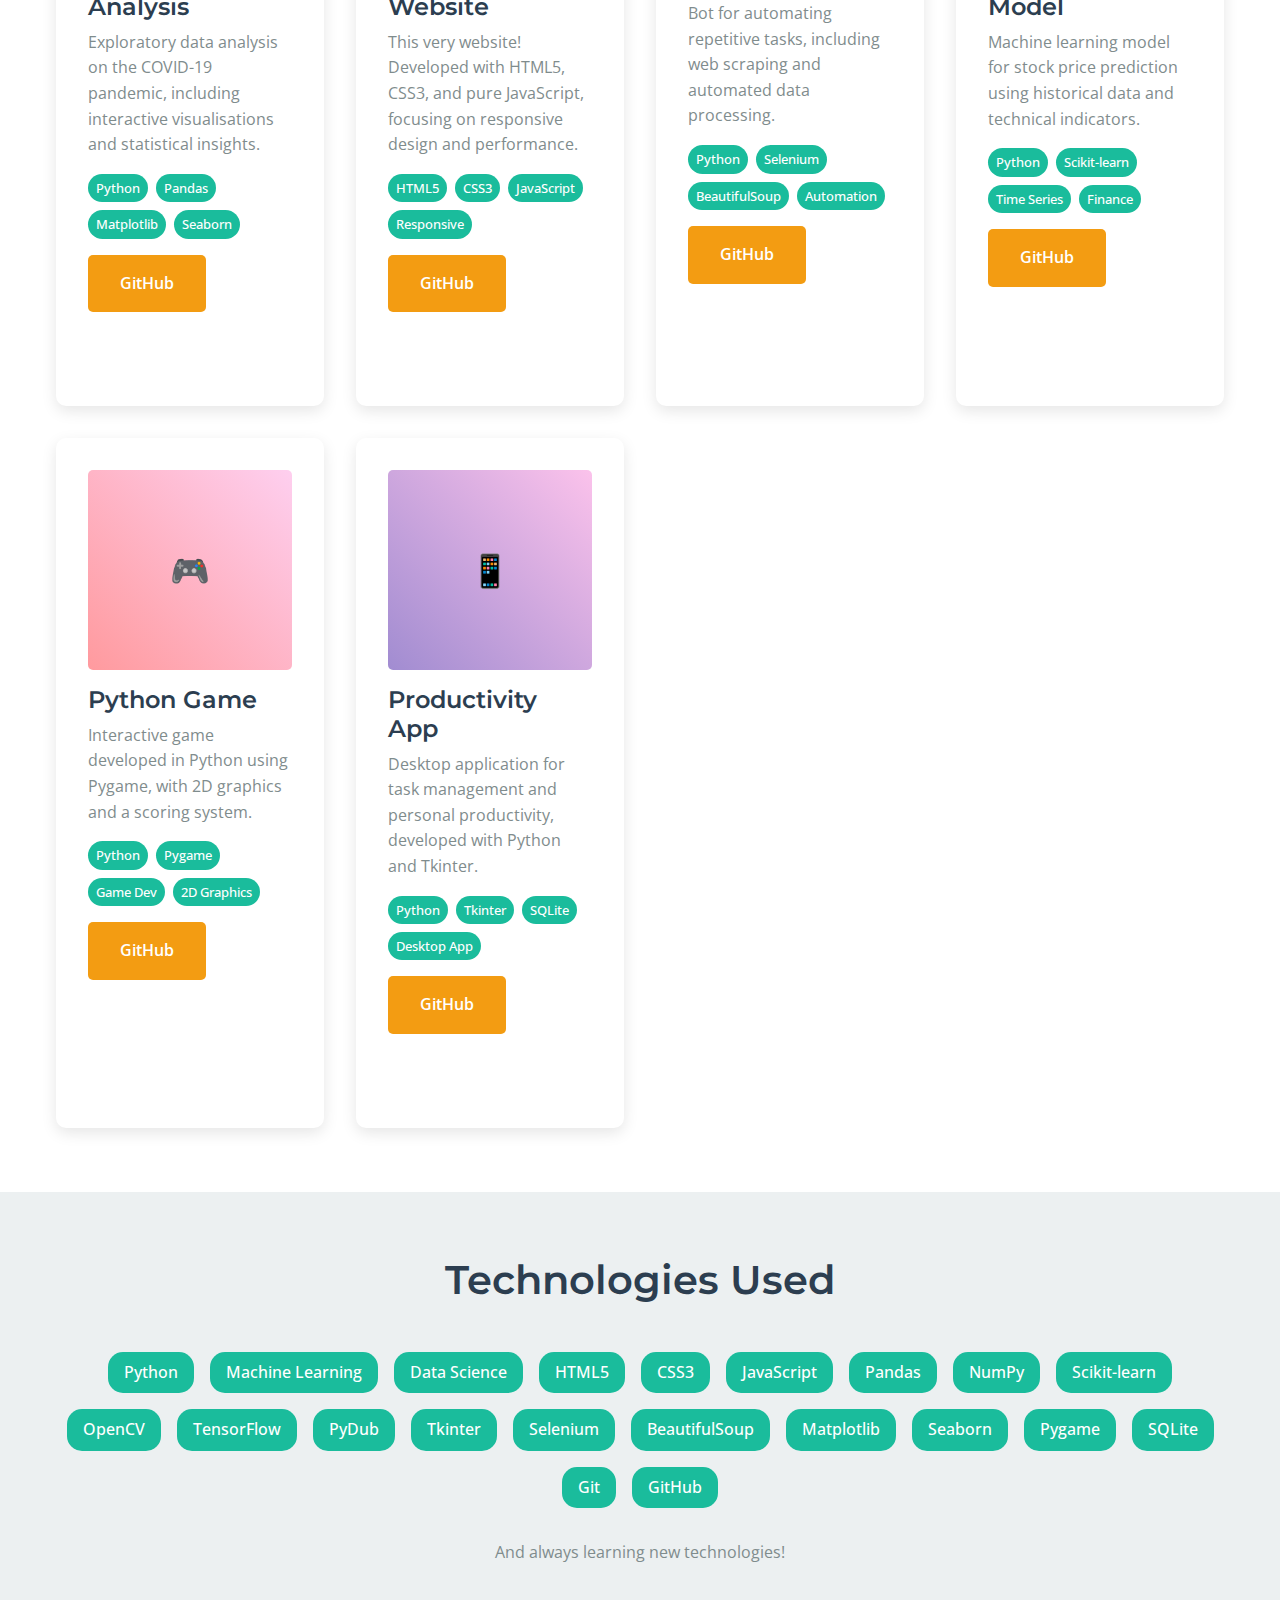
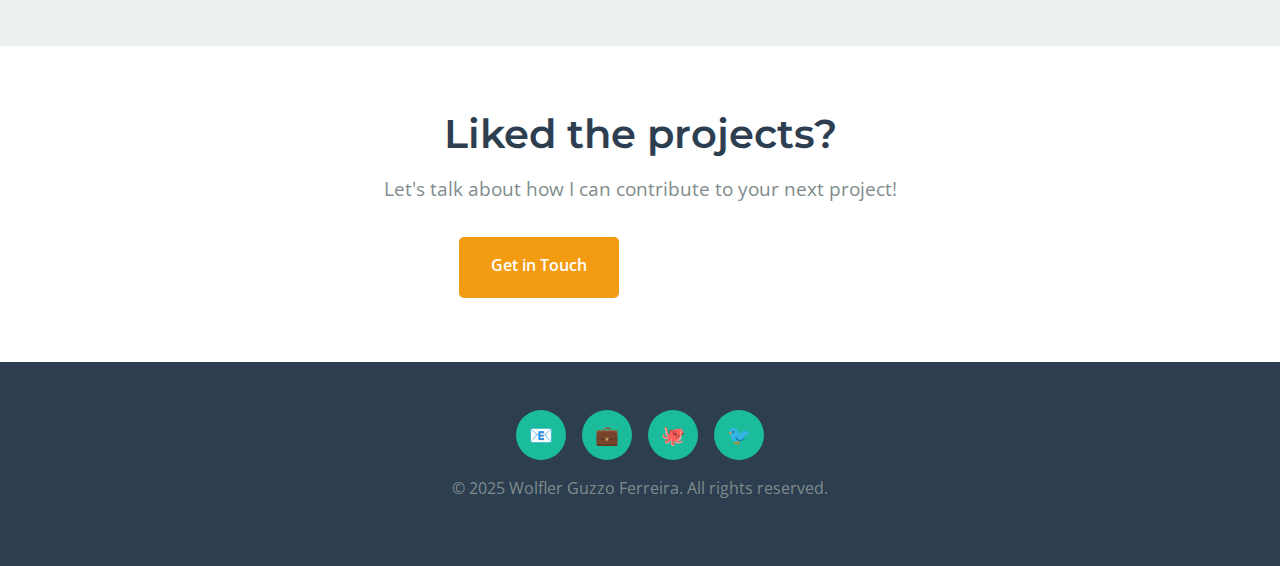
<file: projects.html>
<!DOCTYPE html>
<html lang="en-GB">

<head>
    <meta charset="UTF-8">
    <meta name="viewport" content="width=device-width, initial-scale=1.0">
    <meta name="description" content="Wolfler Guzzo Ferreira's Projects - Python, Data Science and Web Development">
    <meta name="keywords" content="Python, Data Science, Projects, GitHub, Machine Learning">
    <meta name="author" content="Wolfler Guzzo Ferreira">

    <title>Projects - Wolfler Guzzo Ferreira</title>
    <link rel="stylesheet" href="assets/css/style.css">
    <link rel="icon" type="image/x-icon" href="assets/images/favicon.ico">
</head>

<body>
    <!-- Header -->
    <header class="header">
        <nav class="nav container">
            <div class="logo">WolflerGF</div>
            <ul class="nav-menu" id="nav-menu">
                <li><a href="index.html" class="nav-link">Home</a></li>
                <li><a href="about.html" class="nav-link">About</a></li>
                <li><a href="projects.html" class="nav-link active">Projects</a></li>
                <li><a href="blog.html" class="nav-link">Blog</a></li>
                <li><a href="contact.html" class="nav-link">Contact</a></li>
            </ul>
            <button class="menu-toggle" id="menu-toggle">☰</button>
        </nav>
    </header>

    <!-- Projects Hero -->
    <section class="section" style="padding-top: calc(4rem + 80px);">
        <div class="container">
            <div style="text-align: center; margin-bottom: 3rem;">
                <h1>My Projects</h1>
                <p style="font-size: 1.2rem; color: var(--text-light);">A collection of my work in Python, Data Science,
                    and web development. Each project represents a challenge overcome and a new skill acquired.</p>
            </div>
        </div>
    </section>

    <!-- Featured Projects -->
    <section class="section section-alt">
        <div class="container">
            <h2 style="text-align: center; margin-bottom: 3rem;">Featured Projects</h2>
            <div class="grid grid-2">
                <div class="card">
                    <div class="card-image"
                        style="background: linear-gradient(45deg, #667eea 0%, #764ba2 100%); display: flex; align-items: center; justify-content: center; color: white; font-size: 3rem;">
                        🧠</div>
                    <h3 class="card-title">Brain Tumour Classifier</h3>
                    <p class="card-description">Advanced system for classifying brain tumours using machine learning
                        techniques and medical image processing. The project implements deep learning algorithms for
                        automated analysis of magnetic resonance images.</p>
                    <div class="card-tags">
                        <span class="tag">Python</span>
                        <span class="tag">Machine Learning</span>
                        <span class="tag">OpenCV</span>
                        <span class="tag">TensorFlow</span>
                        <span class="tag">Medical Imaging</span>
                    </div>
                    <div style="margin-top: 1rem;">
                        <a href="https://braintumourappgit.streamlit.app" class="btn btn-primary"
                            style="margin-right: 0.5rem;">View Online</a>
                        <a href="https://braintumourappgit.streamlit.app" class="btn btn-secondary">View on GitHub</a>
                    </div>
                </div>

                <div class="card">
                    <div class="card-image"
                        style="background: linear-gradient(45deg, #f093fb 0%, #f5576c 100%); display: flex; align-items: center; justify-content: center; color: white; font-size: 3rem;">
                        🎵</div>
                    <h3 class="card-title">Audio Conversion Tool with PyDub</h3>
                    <p class="card-description">Comprehensive application for converting and manipulating audio files
                        using the PyDub library. Supports multiple formats, audio editing, and batch processing.</p>
                    <div class="card-tags">
                        <span class="tag">Python</span>
                        <span class="tag">PyDub</span>
                        <span class="tag">Audio Processing</span>
                        <span class="tag">GUI</span>
                        <span class="tag">Tkinter</span>
                    </div>
                    <div style="margin-top: 1rem;">
                        <a href="#" class="btn btn-primary" style="margin-right: 0.5rem;">View on GitHub</a>
                        <a href="#" class="btn btn-secondary">Download</a>
                    </div>
                </div>
            </div>
        </div>
    </section>

    <!-- All Projects -->
    <section class="section">
        <div class="container">
            <h2 style="text-align: center; margin-bottom: 3rem;">All Projects</h2>
            <div class="grid grid-3">
                <div class="card">
                    <div class="card-image"
                        style="background: linear-gradient(45deg, #4facfe 0%, #00f2fe 100%); display: flex; align-items: center; justify-content: center; color: white; font-size: 2rem;">
                        📊</div>
                    <h3 class="card-title">COVID-19 Data Analysis</h3>
                    <p class="card-description">Exploratory data analysis on the COVID-19 pandemic, including
                        interactive visualisations and statistical insights.</p>
                    <div class="card-tags">
                        <span class="tag">Python</span>
                        <span class="tag">Pandas</span>
                        <span class="tag">Matplotlib</span>
                        <span class="tag">Seaborn</span>
                    </div>
                    <div style="margin-top: 1rem;">
                        <a href="#" class="btn btn-primary" style="margin-right: 0.5rem;">GitHub</a>
                        <a href="#" class="btn btn-secondary">Notebook</a>
                    </div>
                </div>

                <div class="card">
                    <div class="card-image"
                        style="background: linear-gradient(45deg, #fa709a 0%, #fee140 100%); display: flex; align-items: center; justify-content: center; color: white; font-size: 2rem;">
                        🌐</div>
                    <h3 class="card-title">Personal Website</h3>
                    <p class="card-description">This very website! Developed with HTML5, CSS3, and pure JavaScript,
                        focusing on responsive design and performance.</p>
                    <div class="card-tags">
                        <span class="tag">HTML5</span>
                        <span class="tag">CSS3</span>
                        <span class="tag">JavaScript</span>
                        <span class="tag">Responsive</span>
                    </div>
                    <div style="margin-top: 1rem;">
                        <a href="#" class="btn btn-primary" style="margin-right: 0.5rem;">GitHub</a>
                        <a href="index.html" class="btn btn-secondary">View Online</a>
                    </div>
                </div>

                <div class="card">
                    <div class="card-image"
                        style="background: linear-gradient(45deg, #a8edea 0%, #fed6e3 100%); display: flex; align-items: center; justify-content: center; color: #333; font-size: 2rem;">
                        🤖</div>
                    <h3 class="card-title">Automation Bot</h3>
                    <p class="card-description">Bot for automating repetitive tasks, including web scraping and
                        automated data processing.</p>
                    <div class="card-tags">
                        <span class="tag">Python</span>
                        <span class="tag">Selenium</span>
                        <span class="tag">BeautifulSoup</span>
                        <span class="tag">Automation</span>
                    </div>
                    <div style="margin-top: 1rem;">
                        <a href="#" class="btn btn-primary" style="margin-right: 0.5rem;">GitHub</a>
                        <a href="#" class="btn btn-secondary">Documentation</a>
                    </div>
                </div>

                <div class="card">
                    <div class="card-image"
                        style="background: linear-gradient(45deg, #ffecd2 0%, #fcb69f 100%); display: flex; align-items: center; justify-content: center; color: #333; font-size: 2rem;">
                        📈</div>
                    <h3 class="card-title">Price Prediction Model</h3>
                    <p class="card-description">Machine learning model for stock price prediction using historical data
                        and technical indicators.</p>
                    <div class="card-tags">
                        <span class="tag">Python</span>
                        <span class="tag">Scikit-learn</span>
                        <span class="tag">Time Series</span>
                        <span class="tag">Finance</span>
                    </div>
                    <div style="margin-top: 1rem;">
                        <a href="#" class="btn btn-primary" style="margin-right: 0.5rem;">GitHub</a>
                        <a href="#" class="btn btn-secondary">Results</a>
                    </div>
                </div>

                <div class="card">
                    <div class="card-image"
                        style="background: linear-gradient(45deg, #ff9a9e 0%, #fecfef 100%); display: flex; align-items: center; justify-content: center; color: #333; font-size: 2rem;">
                        🎮</div>
                    <h3 class="card-title">Python Game</h3>
                    <p class="card-description">Interactive game developed in Python using Pygame, with 2D graphics and
                        a scoring system.</p>
                    <div class="card-tags">
                        <span class="tag">Python</span>
                        <span class="tag">Pygame</span>
                        <span class="tag">Game Dev</span>
                        <span class="tag">2D Graphics</span>
                    </div>
                    <div style="margin-top: 1rem;">
                        <a href="#" class="btn btn-primary" style="margin-right: 0.5rem;">GitHub</a>
                        <a href="#" class="btn btn-secondary">Play</a>
                    </div>
                </div>

                <div class="card">
                    <div class="card-image"
                        style="background: linear-gradient(45deg, #a18cd1 0%, #fbc2eb 100%); display: flex; align-items: center; justify-content: center; color: white; font-size: 2rem;">
                        📱</div>
                    <h3 class="card-title">Productivity App</h3>
                    <p class="card-description">Desktop application for task management and personal productivity,
                        developed with Python and Tkinter.</p>
                    <div class="card-tags">
                        <span class="tag">Python</span>
                        <span class="tag">Tkinter</span>
                        <span class="tag">SQLite</span>
                        <span class="tag">Desktop App</span>
                    </div>
                    <div style="margin-top: 1rem;">
                        <a href="#" class="btn btn-primary" style="margin-right: 0.5rem;">GitHub</a>
                        <a href="#" class="btn btn-secondary">Download</a>
                    </div>
                </div>
            </div>
        </div>
    </section>

    <!-- Technologies -->
    <section class="section section-alt">
        <div class="container">
            <h2 style="text-align: center; margin-bottom: 3rem;">Technologies Used</h2>
            <div style="text-align: center;">
                <div style="display: flex; flex-wrap: wrap; justify-content: center; gap: 1rem; margin-bottom: 2rem;">
                    <span class="tag" style="font-size: 1rem; padding: 0.5rem 1rem;">Python</span>
                    <span class="tag" style="font-size: 1rem; padding: 0.5rem 1rem;">Machine Learning</span>
                    <span class="tag" style="font-size: 1rem; padding: 0.5rem 1rem;">Data Science</span>
                    <span class="tag" style="font-size: 1rem; padding: 0.5rem 1rem;">HTML5</span>
                    <span class="tag" style="font-size: 1rem; padding: 0.5rem 1rem;">CSS3</span>
                    <span class="tag" style="font-size: 1rem; padding: 0.5rem 1rem;">JavaScript</span>
                    <span class="tag" style="font-size: 1rem; padding: 0.5rem 1rem;">Pandas</span>
                    <span class="tag" style="font-size: 1rem; padding: 0.5rem 1rem;">NumPy</span>
                    <span class="tag" style="font-size: 1rem; padding: 0.5rem 1rem;">Scikit-learn</span>
                    <span class="tag" style="font-size: 1rem; padding: 0.5rem 1rem;">OpenCV</span>
                    <span class="tag" style="font-size: 1rem; padding: 0.5rem 1rem;">TensorFlow</span>
                    <span class="tag" style="font-size: 1rem; padding: 0.5rem 1rem;">PyDub</span>
                    <span class="tag" style="font-size: 1rem; padding: 0.5rem 1rem;">Tkinter</span>
                    <span class="tag" style="font-size: 1rem; padding: 0.5rem 1rem;">Selenium</span>
                    <span class="tag" style="font-size: 1rem; padding: 0.5rem 1rem;">BeautifulSoup</span>
                    <span class="tag" style="font-size: 1rem; padding: 0.5rem 1rem;">Matplotlib</span>
                    <span class="tag" style="font-size: 1rem; padding: 0.5rem 1rem;">Seaborn</span>
                    <span class="tag" style="font-size: 1rem; padding: 0.5rem 1rem;">Pygame</span>
                    <span class="tag" style="font-size: 1rem; padding: 0.5rem 1rem;">SQLite</span>
                    <span class="tag" style="font-size: 1rem; padding: 0.5rem 1rem;">Git</span>
                    <span class="tag" style="font-size: 1rem; padding: 0.5rem 1rem;">GitHub</span>
                </div>
                <p style="color: var(--text-light);">And always learning new technologies!</p>
            </div>
        </div>
    </section>

    <!-- Call to Action -->
    <section class="section">
        <div class="container" style="text-align: center;">
            <h2>Liked the projects?</h2>
            <p style="font-size: 1.2rem; margin-bottom: 2rem;">Let's talk about how I can contribute to your next
                project!</p>
            <div class="btn-group">
                <a href="contact.html" class="btn btn-primary">Get in Touch</a>
                <a href="#" class="btn btn-secondary">View on GitHub</a>
            </div>
        </div>
    </section>

    <!-- Footer -->
    <footer class="footer">
        <div class="container">
            <div class="social-links">
                <a href="#" class="social-link" title="Email">📧</a>
                <a href="#" class="social-link" title="LinkedIn">💼</a>
                <a href="#" class="social-link" title="GitHub">🐙</a>
                <a href="#" class="social-link" title="Twitter">🐦</a>
            </div>
            <p>&copy; 2025 Wolfler Guzzo Ferreira. All rights reserved.</p>
        </div>
    </footer>

    <script src="assets/js/script.js"></script>
</body>

</html>
</file>
<file: assets/css/style.css>
/* Importando fontes do Google Fonts */
@import url('https://fonts.googleapis.com/css2?family=Montserrat:wght@300;400;600;700&family=Open+Sans:wght@300;400;600&display=swap');

/* Reset e configurações básicas */
* {
    margin: 0;
    padding: 0;
    box-sizing: border-box;
}

:root {
    /* Paleta de cores */
    --primary-color: #2C3E50;
    --secondary-color: #1ABC9C;
    --neutral-light: #ECF0F1;
    --neutral-dark: #7F8C8D;
    --accent-color: #F39C12;
    --white: #FFFFFF;
    --text-dark: #2C3E50;
    --text-light: #7F8C8D;
    
    /* Tipografia */
    --font-heading: 'Montserrat', sans-serif;
    --font-body: 'Open Sans', sans-serif;
    
    /* Espaçamentos */
    --spacing-xs: 0.5rem;
    --spacing-sm: 1rem;
    --spacing-md: 2rem;
    --spacing-lg: 3rem;
    --spacing-xl: 4rem;
    
    /* Transições */
    --transition: all 0.3s ease;
}

body {
    font-family: var(--font-body);
    line-height: 1.6;
    color: var(--text-dark);
    background-color: var(--white);
}

/* Tipografia */
h1, h2, h3, h4, h5, h6 {
    font-family: var(--font-heading);
    font-weight: 600;
    line-height: 1.2;
    margin-bottom: var(--spacing-sm);
}

h1 {
    font-size: 3rem;
    font-weight: 700;
}

h2 {
    font-size: 2.5rem;
}

h3 {
    font-size: 2rem;
}

p {
    margin-bottom: var(--spacing-sm);
    color: var(--text-light);
}

a {
    color: var(--secondary-color);
    text-decoration: none;
    transition: var(--transition);
}

a:hover {
    color: var(--accent-color);
}

/* Layout geral */
.container {
    max-width: 1200px;
    margin: 0 auto;
    padding: 0 var(--spacing-sm);
}

.section {
    padding: var(--spacing-xl) 0;
}

.section-alt {
    background-color: var(--neutral-light);
}

/* Header */
.header {
    background-color: var(--white);
    box-shadow: 0 2px 10px rgba(0, 0, 0, 0.1);
    position: fixed;
    top: 0;
    left: 0;
    right: 0;
    z-index: 1000;
    transition: var(--transition);
}

.nav {
    display: flex;
    justify-content: space-between;
    align-items: center;
    padding: var(--spacing-sm) 0;
}

.logo {
    font-family: var(--font-heading);
    font-size: 1.5rem;
    font-weight: 700;
    color: var(--primary-color);
}

.nav-menu {
    display: flex;
    list-style: none;
    gap: var(--spacing-md);
}

.nav-link {
    color: var(--text-dark);
    font-weight: 500;
    padding: var(--spacing-xs) var(--spacing-sm);
    border-radius: 5px;
    transition: var(--transition);
}

.nav-link:hover,
.nav-link.active {
    background-color: var(--secondary-color);
    color: var(--white);
}

/* Menu mobile */
.menu-toggle {
    display: none;
    background: none;
    border: none;
    font-size: 1.5rem;
    color: var(--primary-color);
    cursor: pointer;
}

/* Hero Section */
.hero {
    background: linear-gradient(135deg, var(--primary-color) 0%, var(--secondary-color) 100%);
    color: var(--white);
    text-align: center;
    padding: calc(var(--spacing-xl) + 80px) 0 var(--spacing-xl);
    min-height: 100vh;
    display: flex;
    align-items: center;
}

.hero-content h1 {
    font-size: 3.5rem;
    margin-bottom: var(--spacing-sm);
    animation: fadeInUp 1s ease;
}

.hero-content .subtitle {
    font-size: 1.5rem;
    margin-bottom: var(--spacing-md);
    color: rgba(255, 255, 255, 0.9);
    animation: fadeInUp 1s ease 0.2s both;
}

.hero-content p {
    font-size: 1.1rem;
    margin-bottom: var(--spacing-lg);
    color: rgba(255, 255, 255, 0.8);
    animation: fadeInUp 1s ease 0.4s both;
}

.profile-image {
    width: 200px;
    height: 200px;
    border-radius: 50%;
    margin: 0 auto var(--spacing-md);
    border: 5px solid rgba(255, 255, 255, 0.2);
    animation: fadeInUp 1s ease 0.6s both;
}

/* Botões */
.btn {
    display: inline-block;
    padding: var(--spacing-sm) var(--spacing-md);
    border-radius: 5px;
    font-weight: 600;
    text-align: center;
    cursor: pointer;
    transition: var(--transition);
    border: none;
    font-size: 1rem;
    text-decoration: none;
}

.btn-primary {
    background-color: var(--accent-color);
    color: var(--white);
}

.btn-primary:hover {
    background-color: #E67E22;
    transform: translateY(-2px);
}

.btn-secondary {
    background-color: transparent;
    color: var(--white);
    border: 2px solid var(--white);
}

.btn-secondary:hover {
    background-color: var(--white);
    color: var(--primary-color);
}

.btn-group {
    display: flex;
    gap: var(--spacing-sm);
    justify-content: center;
    animation: fadeInUp 1s ease 0.8s both;
}

/* Cards */
.card {
    background-color: var(--white);
    border-radius: 10px;
    padding: var(--spacing-md);
    box-shadow: 0 5px 15px rgba(0, 0, 0, 0.1);
    transition: var(--transition);
    height: 100%;
}

.card:hover {
    transform: translateY(-5px);
    box-shadow: 0 10px 25px rgba(0, 0, 0, 0.15);
}

.card-image {
    width: 100%;
    height: 200px;
    object-fit: cover;
    border-radius: 5px;
    margin-bottom: var(--spacing-sm);
}

.card-title {
    font-size: 1.5rem;
    margin-bottom: var(--spacing-xs);
    color: var(--primary-color);
}

.card-description {
    color: var(--text-light);
    margin-bottom: var(--spacing-sm);
}

.card-tags {
    display: flex;
    flex-wrap: wrap;
    gap: var(--spacing-xs);
    margin-bottom: var(--spacing-sm);
}

.tag {
    background-color: var(--secondary-color);
    color: var(--white);
    padding: 0.25rem 0.5rem;
    border-radius: 15px;
    font-size: 0.8rem;
    font-weight: 500;
}

/* Grid */
.grid {
    display: grid;
    gap: var(--spacing-md);
}

.grid-2 {
    grid-template-columns: repeat(auto-fit, minmax(300px, 1fr));
}

.grid-3 {
    grid-template-columns: repeat(auto-fit, minmax(250px, 1fr));
}

/* Footer */
.footer {
    background-color: var(--primary-color);
    color: var(--white);
    text-align: center;
    padding: var(--spacing-lg) 0;
}

.social-links {
    display: flex;
    justify-content: center;
    gap: var(--spacing-sm);
    margin-bottom: var(--spacing-sm);
}

.social-link {
    display: inline-block;
    width: 50px;
    height: 50px;
    background-color: var(--secondary-color);
    color: var(--white);
    border-radius: 50%;
    display: flex;
    align-items: center;
    justify-content: center;
    font-size: 1.2rem;
    transition: var(--transition);
}

.social-link:hover {
    background-color: var(--accent-color);
    transform: translateY(-3px);
}

/* Formulário */
.form-group {
    margin-bottom: var(--spacing-sm);
}

.form-label {
    display: block;
    margin-bottom: var(--spacing-xs);
    font-weight: 600;
    color: var(--text-dark);
}

.form-input,
.form-textarea {
    width: 100%;
    padding: var(--spacing-sm);
    border: 2px solid var(--neutral-light);
    border-radius: 5px;
    font-family: var(--font-body);
    font-size: 1rem;
    transition: var(--transition);
}

.form-input:focus,
.form-textarea:focus {
    outline: none;
    border-color: var(--secondary-color);
}

.form-textarea {
    resize: vertical;
    min-height: 120px;
}

/* Animações */
@keyframes fadeInUp {
    from {
        opacity: 0;
        transform: translateY(30px);
    }
    to {
        opacity: 1;
        transform: translateY(0);
    }
}

.fade-in-up {
    animation: fadeInUp 0.8s ease;
}

/* Responsividade */
@media (max-width: 768px) {
    .menu-toggle {
        display: block;
    }
    
    .nav-menu {
        display: none;
        position: absolute;
        top: 100%;
        left: 0;
        right: 0;
        background-color: var(--white);
        flex-direction: column;
        padding: var(--spacing-sm);
        box-shadow: 0 2px 10px rgba(0, 0, 0, 0.1);
    }
    
    .nav-menu.active {
        display: flex;
    }
    
    .hero-content h1 {
        font-size: 2.5rem;
    }
    
    .hero-content .subtitle {
        font-size: 1.2rem;
    }
    
    .btn-group {
        flex-direction: column;
        align-items: center;
    }
    
    .btn {
        width: 100%;
        max-width: 250px;
    }
    
    .profile-image {
        width: 150px;
        height: 150px;
    }
    
    h1 {
        font-size: 2rem;
    }
    
    h2 {
        font-size: 1.8rem;
    }
    
    h3 {
        font-size: 1.5rem;
    }
    
    .container {
        padding: 0 var(--spacing-sm);
    }
    
    .section {
        padding: var(--spacing-md) 0;
    }
}

@media (max-width: 480px) {
    .hero-content h1 {
        font-size: 2rem;
    }
    
    .hero-content .subtitle {
        font-size: 1rem;
    }
    
    .profile-image {
        width: 120px;
        height: 120px;
    }
}
</file>
